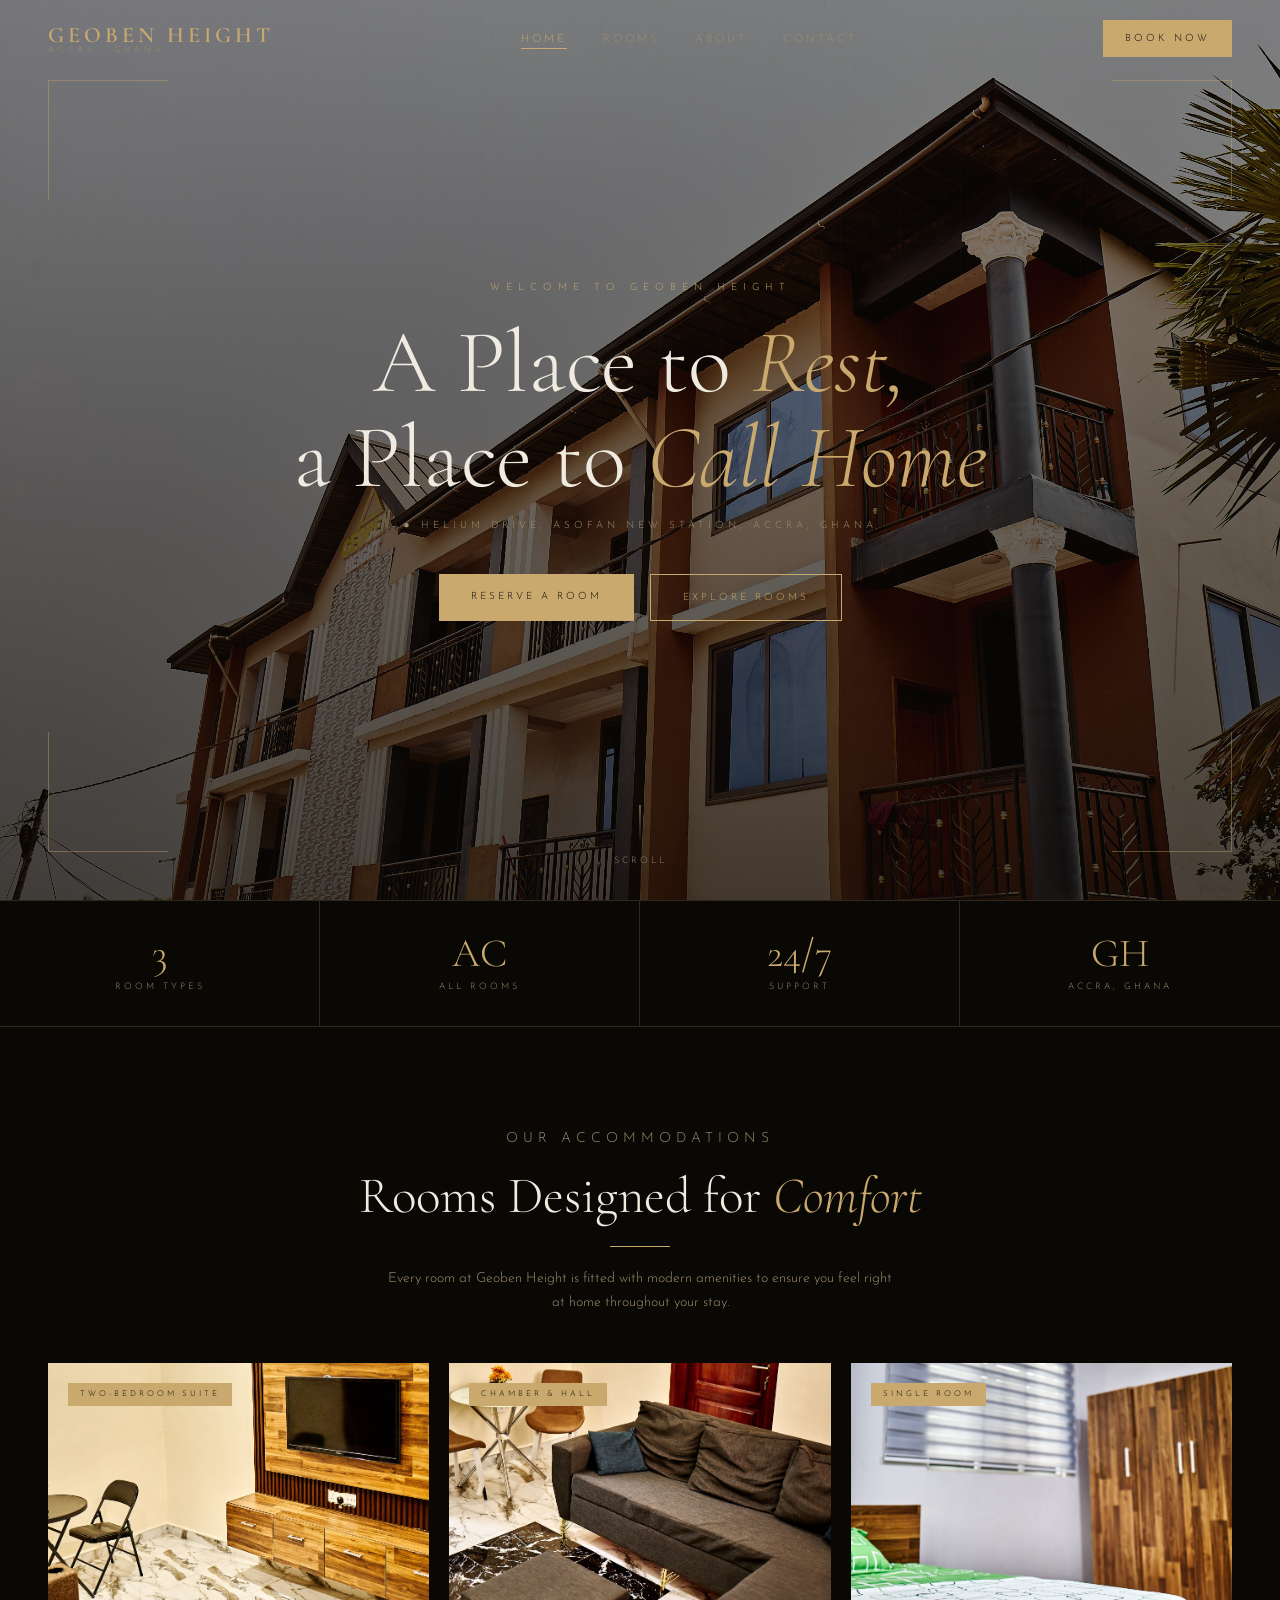
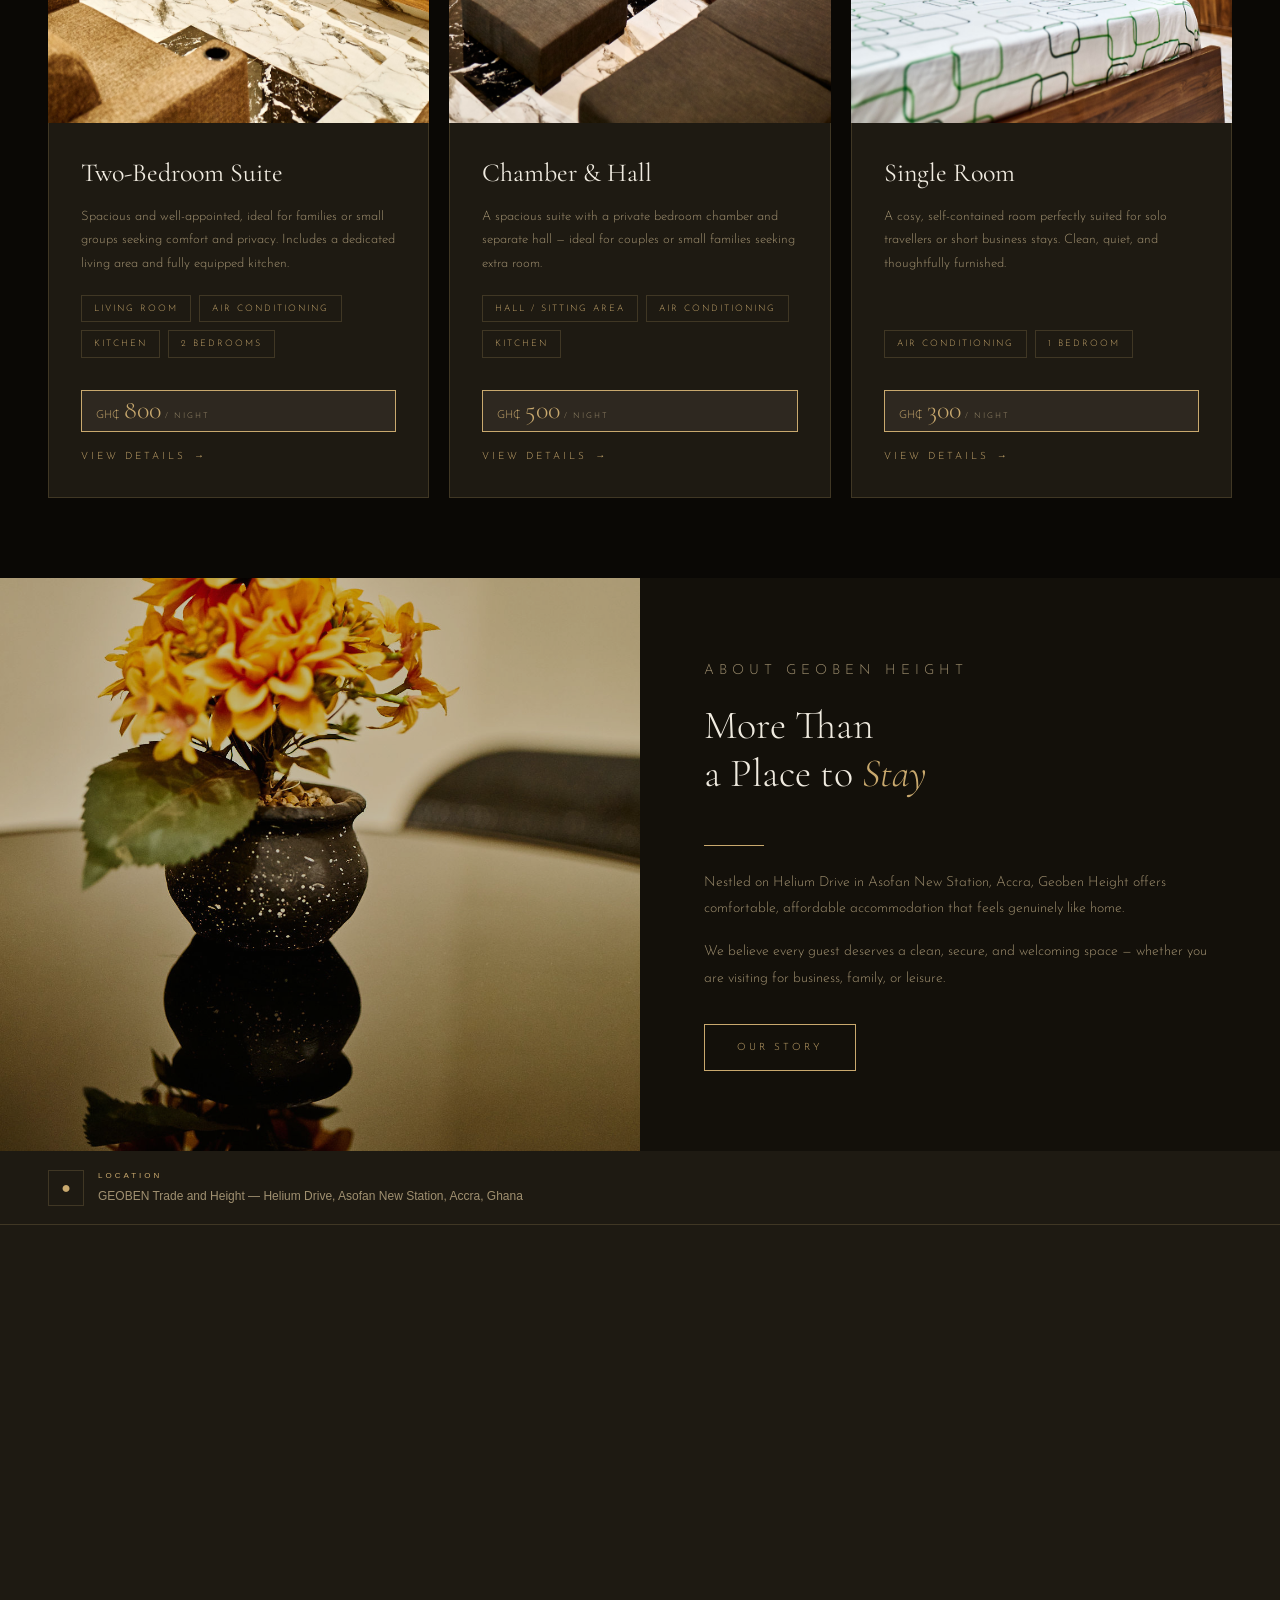
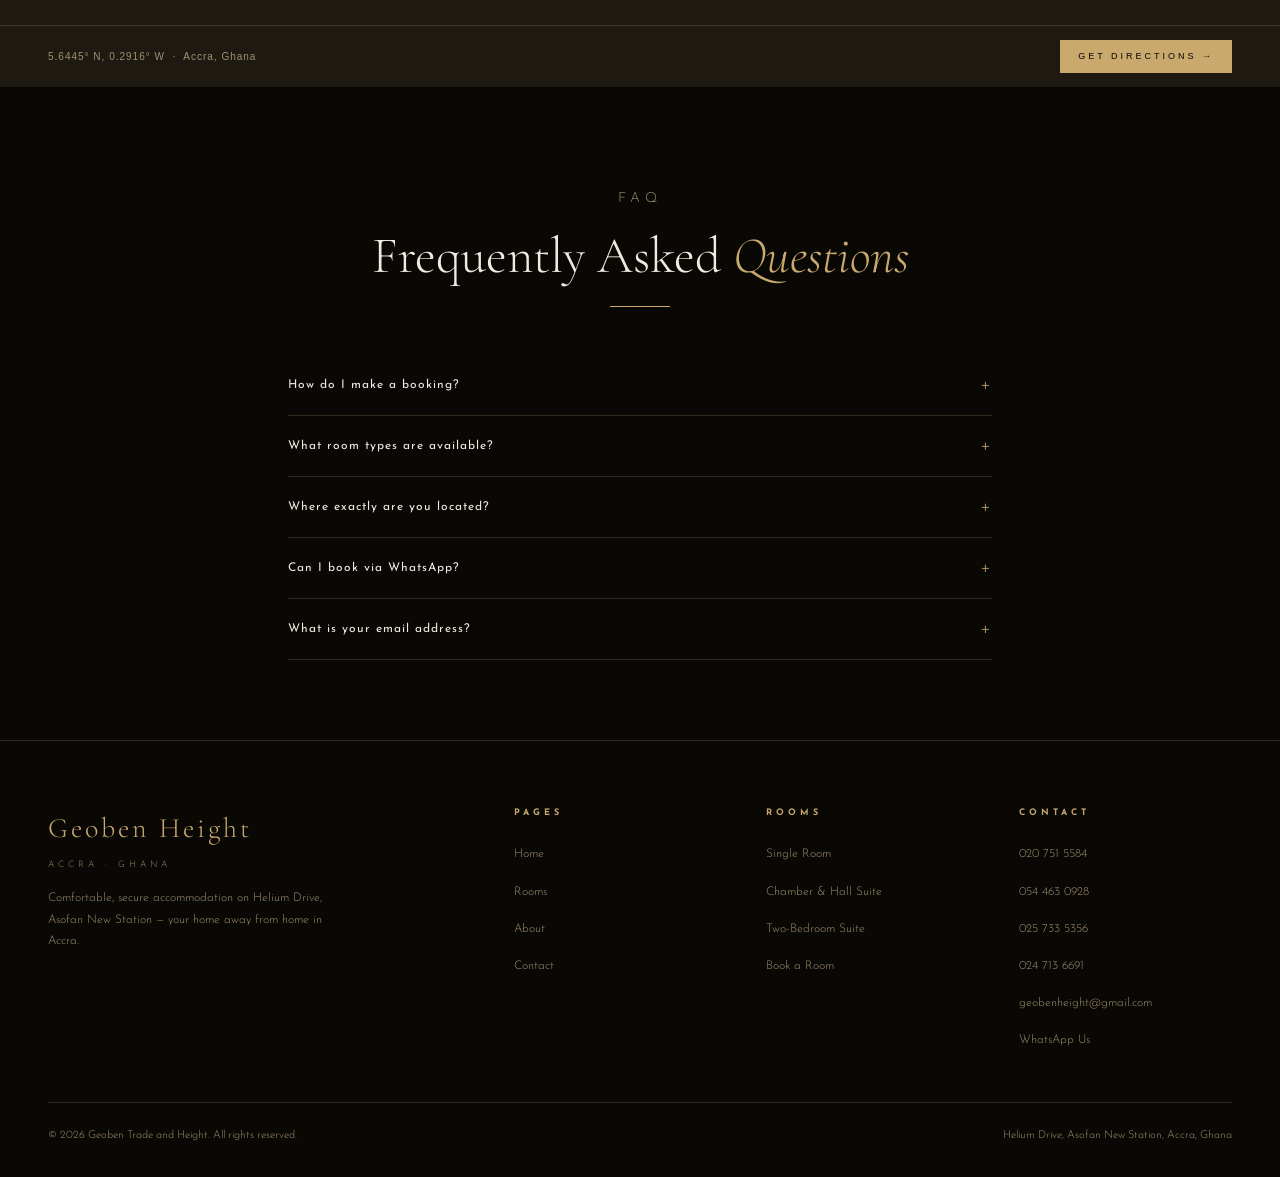
<file: index.html>
<!DOCTYPE html>
<html lang="en">
<head>
<meta charset="UTF-8">
<meta name="viewport" content="width=device-width, initial-scale=1.0">
<title>Geoben Height — Luxury Accommodation, Accra</title>
<link rel="stylesheet" href="style.css">
<style>
  .price-tag {
    display: inline-flex;
    align-items: baseline;
    gap: 4px;
    background: var(--mid);
    border: 1px solid var(--gold);
    padding: 6px 14px;
    margin: 8px 0 16px;
  }
  .price-tag .currency { font-family: var(--ff-sans); font-size: 11px; color: var(--gold); }
  .price-tag .amount { font-family: var(--ff-display); font-size: 26px; font-weight: 300; color: var(--gold); line-height: 1; }
  .price-tag .per { font-family: var(--ff-sans); font-size: 8px; letter-spacing: 2px; text-transform: uppercase; color: var(--text-muted); }
</style>
</head>
<body>

<!-- NAV -->
<nav class="nav" id="nav">
  <a href="index.html" class="nav-logo">
    <span class="name">GEOBEN HEIGHT</span>
    <span class="sub">Accra · Ghana</span>
  </a>
  <ul class="nav-links">
    <li><a href="index.html" class="active">Home</a></li>
    <li><a href="rooms.html">Rooms</a></li>
    <li><a href="about.html">About</a></li>
    <li><a href="contact.html">Contact</a></li>
  </ul>
  <button class="hamburger" id="hamburger" onclick="toggleMenu()" aria-label="Menu">
    <span></span><span></span><span></span>
  </button>
  <a href="contact.html#booking" class="nav-cta">Book Now</a>
</nav>

<!-- Mobile Nav Overlay -->
<div class="mobile-nav" id="mobileNav">
  <button class="m-link" onclick="mobileGo('index.html')">Home</button>
  <button class="m-link" onclick="mobileGo('rooms.html')">Rooms</button>
  <button class="m-link" onclick="mobileGo('about.html')">About</button>
  <button class="m-link" onclick="mobileGo('contact.html')">Contact</button>
  <button class="m-cta" onclick="mobileGo('contact.html')">Book Now</button>
</div>

<!-- HERO -->
<section class="hero">
  <div class="hero-bg" style="background-image:url('hero-bg.jpg');background-size:cover;background-position:center top;position:absolute;inset:0;">
    <div class="hero-pattern"></div>
  </div>
  <div class="hero-vignette"></div>
  <div class="hero-corner tl"></div>
  <div class="hero-corner tr"></div>
  <div class="hero-corner bl"></div>
  <div class="hero-corner br"></div>
  <div class="hero-content">
    <p class="hero-eyebrow">Welcome to Geoben Height</p>
    <h1>A Place to <em>Rest,</em><br>a Place to <em>Call Home</em></h1>
    <p class="hero-location">&#9679; Helium Drive, Asofan New Station, Accra, Ghana</p>
    <div class="hero-btns">
      <a href="contact.html#booking" class="btn-primary">Reserve a Room</a>
      <a href="rooms.html" class="btn-ghost">Explore Rooms</a>
    </div>
  </div>
  <div class="hero-scroll">
    <div class="scroll-line"></div>
    <span>Scroll</span>
  </div>
</section>

<!-- STATS -->
<div class="stats-bar">
  <div class="stat-item">
    <div class="stat-num">3</div>
    <div class="stat-label">Room Types</div>
  </div>
  <div class="stat-item">
    <div class="stat-num">AC</div>
    <div class="stat-label">All Rooms</div>
  </div>
  <div class="stat-item">
    <div class="stat-num">24/7</div>
    <div class="stat-label">Support</div>
  </div>
  <div class="stat-item">
    <div class="stat-num">GH</div>
    <div class="stat-label">Accra, Ghana</div>
  </div>
</div>

<!-- ROOMS PREVIEW -->
<section>
  <div class="sec-head">
    <p class="sec-eyebrow">Our Accommodations</p>
    <h2>Rooms Designed for <em>Comfort</em></h2>
    <div class="gold-rule"></div>
    <p>Every room at Geoben Height is fitted with modern amenities to ensure you feel right at home throughout your stay.</p>
  </div>
  <div class="rooms-section">
  <div class="rooms-grid">
      <!-- Two-Bedroom Suite -->
      <div class="room-card">
        <div class="room-thumb">
          <div class="room-thumb-bg" style="background-image:url('two-bedroom.jpg');background-size:cover;background-position:center"></div>
          <span class="room-tag">Two-Bedroom Suite</span>
        </div>
        <div class="room-body">
          <h3 class="room-name">Two-Bedroom Suite</h3>
          <p class="room-desc">Spacious and well-appointed, ideal for families or small groups seeking comfort and privacy. Includes a dedicated living area and fully equipped kitchen.</p>
          <div class="room-amenities">
            <span class="amenity-tag">Living Room</span>
            <span class="amenity-tag">Air Conditioning</span>
            <span class="amenity-tag">Kitchen</span>
            <span class="amenity-tag">2 Bedrooms</span>
          </div>
          <div class="price-tag"><span class="currency">GH₵</span><span class="amount">800</span><span class="per">/ night</span></div>
          <a href="rooms.html" class="room-link">View Details</a>
        </div>
      </div>
      <!-- Chamber and Hall -->
      <div class="room-card">
        <div class="room-thumb">
          <div class="room-thumb-bg" style="background-image:url('chamber-hall.jpg');background-size:cover;background-position:center"></div>
          <span class="room-tag">Chamber &amp; Hall</span>
        </div>
        <div class="room-body">
          <h3 class="room-name">Chamber &amp; Hall</h3>
          <p class="room-desc">A spacious suite with a private bedroom chamber and separate hall — ideal for couples or small families seeking extra room.</p>
          <div class="room-amenities">
            <span class="amenity-tag">Hall / Sitting Area</span>
            <span class="amenity-tag">Air Conditioning</span>
            <span class="amenity-tag">Kitchen</span>
          </div>
          <div class="price-tag"><span class="currency">GH₵</span><span class="amount">500</span><span class="per">/ night</span></div>
          <a href="rooms.html" class="room-link">View Details</a>
        </div>
      </div>
      <!-- Single Room -->
      <div class="room-card">
        <div class="room-thumb">
          <div class="room-thumb-bg" style="background-image:url('single-room.jpg');background-size:cover;background-position:center"></div>
          <span class="room-tag">Single Room</span>
        </div>
        <div class="room-body">
          <h3 class="room-name">Single Room</h3>
          <p class="room-desc">A cosy, self-contained room perfectly suited for solo travellers or short business stays. Clean, quiet, and thoughtfully furnished.</p>
          <div class="room-amenities">
            <span class="amenity-tag">Air Conditioning</span>
            <span class="amenity-tag">1 Bedroom</span>
          </div>
          <div class="price-tag"><span class="currency">GH₵</span><span class="amount">300</span><span class="per">/ night</span></div>
          <a href="rooms.html" class="room-link">View Details</a>
        </div>
      </div>
    </div>
  </div>
</section>

<!-- ABOUT TEASER -->
<section>
  <div class="about-split">
    <div class="about-visual" style="background-image:url('about-visual.jpg');background-size:cover;background-position:center;min-height:420px;">
      <div style="position:absolute;inset:0;background:rgba(10,8,5,0.25);"></div>
    </div>
    <div class="about-text-block">
      <p class="sec-eyebrow">About Geoben Height</p>
      <h2>More Than<br>a Place to <em>Stay</em></h2>
      <div class="divider"></div>
      <p>Nestled on Helium Drive in Asofan New Station, Accra, Geoben Height offers comfortable, affordable accommodation that feels genuinely like home.</p>
      <p>We believe every guest deserves a clean, secure, and welcoming space — whether you are visiting for business, family, or leisure.</p>
      <a href="about.html" class="btn-ghost" style="margin-top: 16px; align-self: flex-start;">Our Story</a>
    </div>
  </div>
</section>

<!-- MAP -->
<!-- Google Map -->
<div style="font-family:sans-serif;background:#1e1a12">
  <div style="background:#1e1a12;border-bottom:1px solid rgba(201,169,110,0.2);padding:18px 48px;display:flex;align-items:center;gap:14px">
    <div style="width:36px;height:36px;border:1px solid rgba(201,169,110,0.2);display:flex;align-items:center;justify-content:center;font-size:16px;flex-shrink:0;color:#c9a96e">&#9679;</div>
    <div>
      <div style="font-size:8px;letter-spacing:3px;text-transform:uppercase;color:#c9a96e;margin-bottom:3px">Location</div>
      <div style="font-size:12px;color:#a09070">GEOBEN Trade and Height &mdash; Helium Drive, Asofan New Station, Accra, Ghana</div>
    </div>
  </div>
  <div style="width:100%;height:400px">
    <iframe src="https://www.google.com/maps/embed?pb=!1m18!1m12!1m3!1d3971.3!2d-0.2916361!3d5.6444949!2m3!1f0!2f0!3f0!3m2!1i1024!2i768!4f13.1!3m3!1m2!1s0xfdf995ddbdab3d1%3A0x887367ef59d5eaba!2sGEOBEN%20Trade%20and%20Height.!5e0!3m2!1sen!2sgh!4v1700000000000!5m2!1sen!2sgh" width="100%" height="400" style="border:none;display:block" loading="lazy" allowfullscreen referrerpolicy="no-referrer-when-downgrade"></iframe>
  </div>
  <div style="background:#1e1a12;border-top:1px solid rgba(201,169,110,0.2);padding:14px 48px;display:flex;align-items:center;justify-content:space-between">
    <span style="font-size:10px;color:#a09070;letter-spacing:1px">5.6445&deg; N, 0.2916&deg; W &nbsp;&middot;&nbsp; Accra, Ghana</span>
    <a href="https://www.google.com/maps/dir//GEOBEN+Trade+and+Height.,+HELIUM+DRIVE+Asofan+new+station,+Accra" target="_blank" style="font-size:9px;letter-spacing:3px;text-transform:uppercase;color:#0a0805;background:#c9a96e;padding:9px 18px;text-decoration:none;display:inline-block">Get Directions &rarr;</a>
  </div>
</div>

<!-- FAQ -->
<section>
  <div class="sec-head">
    <p class="sec-eyebrow">FAQ</p>
    <h2>Frequently Asked <em>Questions</em></h2>
    <div class="gold-rule"></div>
  </div>
  <div class="faq-section">
    <div class="faq-item">
      <button class="faq-btn" onclick="toggleFaq(this)">
        How do I make a booking?
        <span class="faq-icon">+</span>
      </button>
      <div class="faq-body">Fill in the booking form on our Contact page, or reach us directly via phone or WhatsApp on 020 751 5584, 054 463 0928, 025 733 5356, or 024 713 6691. We confirm reservations within 24 hours.</div>
    </div>
    <div class="faq-item">
      <button class="faq-btn" onclick="toggleFaq(this)">
        What room types are available?
        <span class="faq-icon">+</span>
      </button>
      <div class="faq-body">We offer Single Rooms, Chamber & Hall and Two-Bedroom Suites. Both types come with air conditioning and kitchen access. The two-bedroom suite also includes a living room.</div>
    </div>
    <div class="faq-item">
      <button class="faq-btn" onclick="toggleFaq(this)">
        Where exactly are you located?
        <span class="faq-icon">+</span>
      </button>
      <div class="faq-body">We are located at GEOBEN Trade and Height, Helium Drive, Asofan New Station, Accra. Click the map above for directions.</div>
    </div>
    <div class="faq-item">
      <button class="faq-btn" onclick="toggleFaq(this)">
        Can I book via WhatsApp?
        <span class="faq-icon">+</span>
      </button>
      <div class="faq-body">Yes. You can reach us on 053 699 4147 via call or WhatsApp to ask questions or confirm your booking.</div>
    </div>
    <div class="faq-item">
      <button class="faq-btn" onclick="toggleFaq(this)">
        What is your email address?
        <span class="faq-icon">+</span>
      </button>
      <div class="faq-body">You can email us at geobenheight@gmail.com. We aim to respond within 24 hours of receiving your message.</div>
    </div>
  </div>
</section>

<!-- FOOTER -->
<footer>
  <div class="footer-grid">
    <div class="footer-brand">
      <div class="logo">Geoben Height</div>
      <div class="tagline">Accra · Ghana</div>
      <p>Comfortable, secure accommodation on Helium Drive, Asofan New Station — your home away from home in Accra.</p>
    </div>
    <div class="footer-col">
      <h4>Pages</h4>
      <ul>
        <li><a href="index.html">Home</a></li>
        <li><a href="rooms.html">Rooms</a></li>
        <li><a href="about.html">About</a></li>
        <li><a href="contact.html">Contact</a></li>
      </ul>
    </div>
    <div class="footer-col">
      <h4>Rooms</h4>
      <ul>
        <li><a href="rooms.html">Single Room</a></li>
        <li><a href="rooms.html">Chamber & Hall Suite</a></li>        
        <li><a href="rooms.html">Two-Bedroom Suite</a></li>
        <li><a href="contact.html#booking">Book a Room</a></li>
      </ul>
    </div>
    <div class="footer-col">
      <h4>Contact</h4>
      <ul>
        <li><a href="tel:+233207515584">020 751 5584</a></li>
        <li><a href="tel:+233544630928">054 463 0928</a></li>
        <li><a href="tel:+233257335356">025 733 5356</a></li>
        <li><a href="tel:+233247136691">024 713 6691</a></li>
        <li><a href="mailto:geobenheight@gmail.com">geobenheight@gmail.com</a></li>
        <li><a href="https://wa.me/2330536994147">WhatsApp Us</a></li>
      </ul>
    </div>
  </div>
  <div class="footer-bottom">
    <p>© 2026 Geoben Trade and Height. All rights reserved.</p>
    <p>Helium Drive, Asofan New Station, Accra, Ghana</p>
  </div>
</footer>

<script>
  const nav = document.getElementById('nav');
  window.addEventListener('scroll', () => {
    nav.classList.toggle('scrolled', window.scrollY > 60);
  });
  function toggleFaq(btn) {
    const body = btn.nextElementSibling;
    const icon = btn.querySelector('.faq-icon');
    const isOpen = body.classList.contains('open');
    document.querySelectorAll('.faq-body').forEach(b => b.classList.remove('open'));
    document.querySelectorAll('.faq-btn').forEach(b => { b.classList.remove('open'); b.querySelector('.faq-icon').textContent = '+'; });
    if (!isOpen) { body.classList.add('open'); btn.classList.add('open'); icon.textContent = '+'; }
  }

  // ── HAMBURGER MENU ──
  const hamburger = document.getElementById('hamburger');
  const mobileNav = document.getElementById('mobileNav');

  function toggleMenu() {
    const isOpen = mobileNav.classList.contains('open');
    if (isOpen) {
      mobileNav.classList.remove('open');
      hamburger.classList.remove('open');
      document.body.style.overflow = '';
    } else {
      mobileNav.classList.add('open');
      hamburger.classList.add('open');
      document.body.style.overflow = 'hidden';
    }
  }

  function mobileGo(page) {
    mobileNav.classList.remove('open');
    hamburger.classList.remove('open');
    document.body.style.overflow = '';
    window.location.href = page;
  }

  // Close menu on outside click
  mobileNav.addEventListener('click', function(e) {
    if (e.target === mobileNav) {
      toggleMenu();
    }
  });

  // Close menu on Escape key
  document.addEventListener('keydown', function(e) {
    if (e.key === 'Escape' && mobileNav.classList.contains('open')) {
      toggleMenu();
    }
  });

</script>
</body>
</html>
</file>
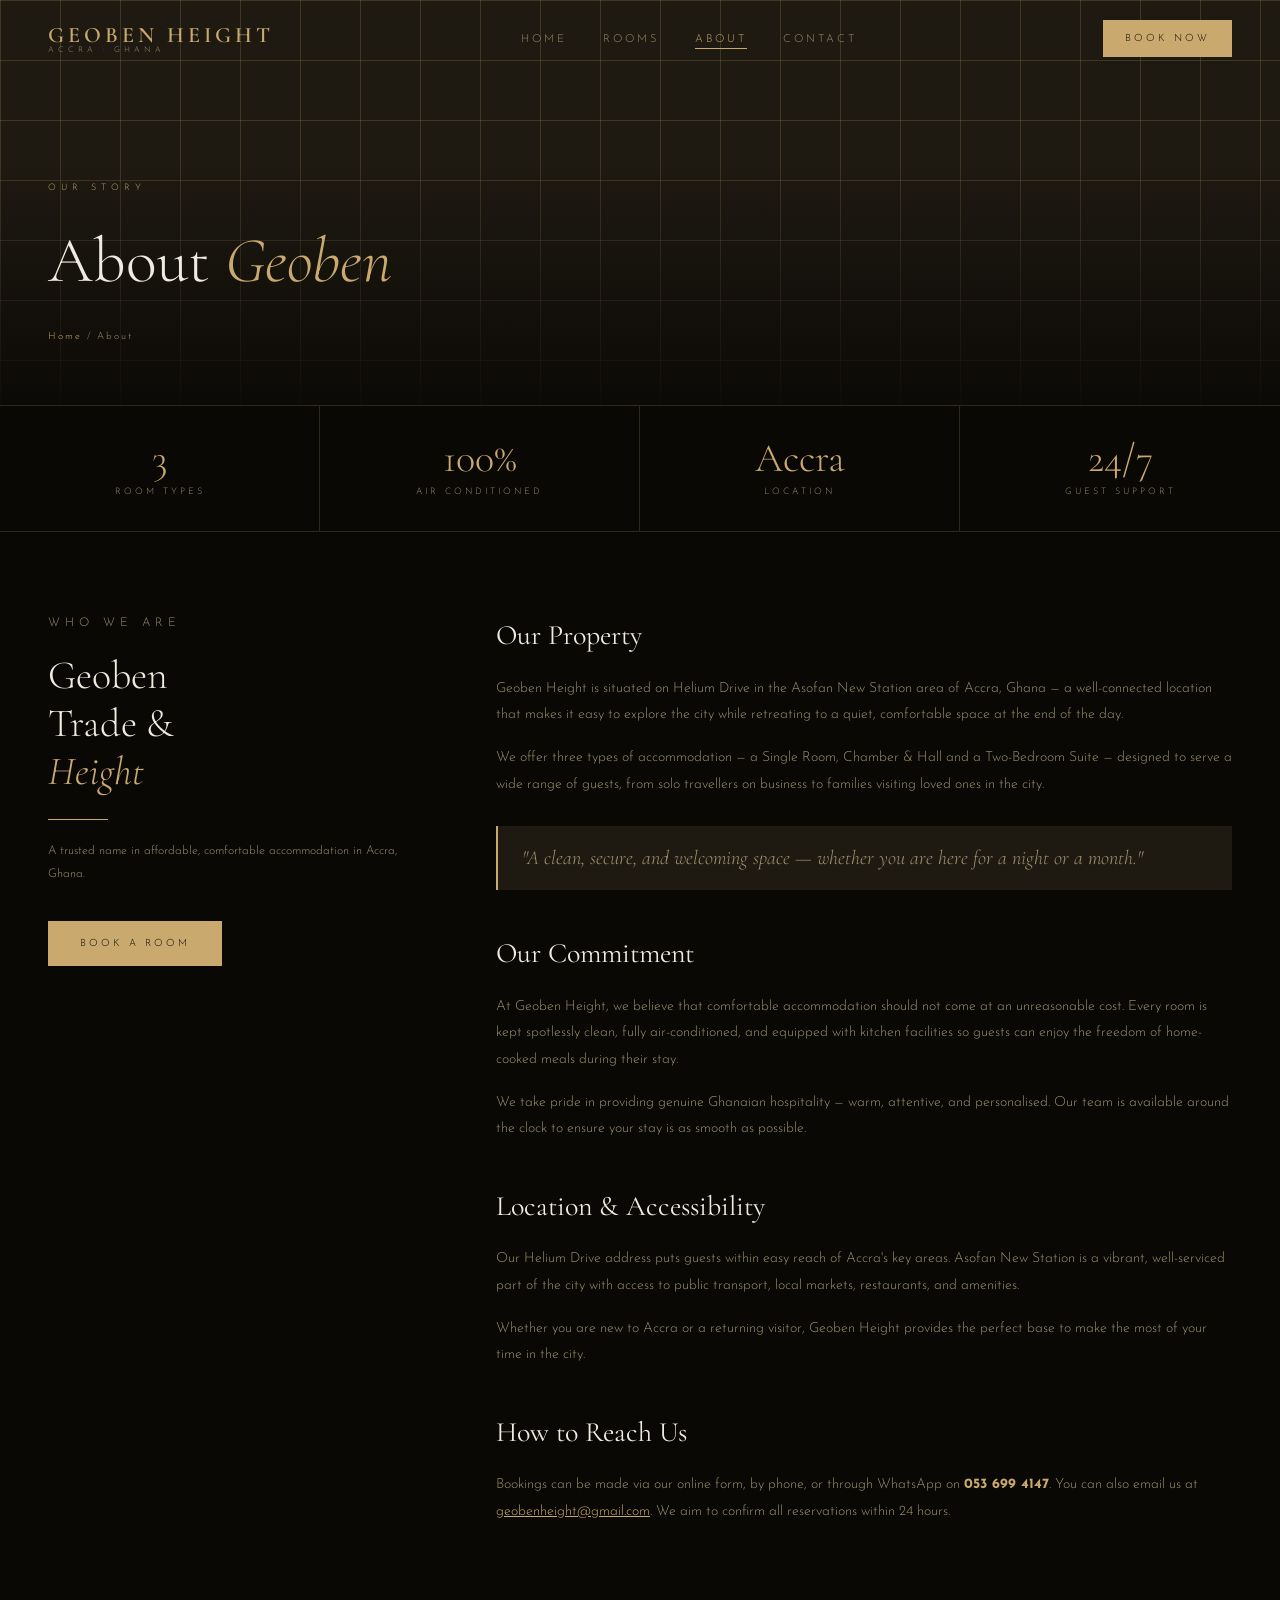
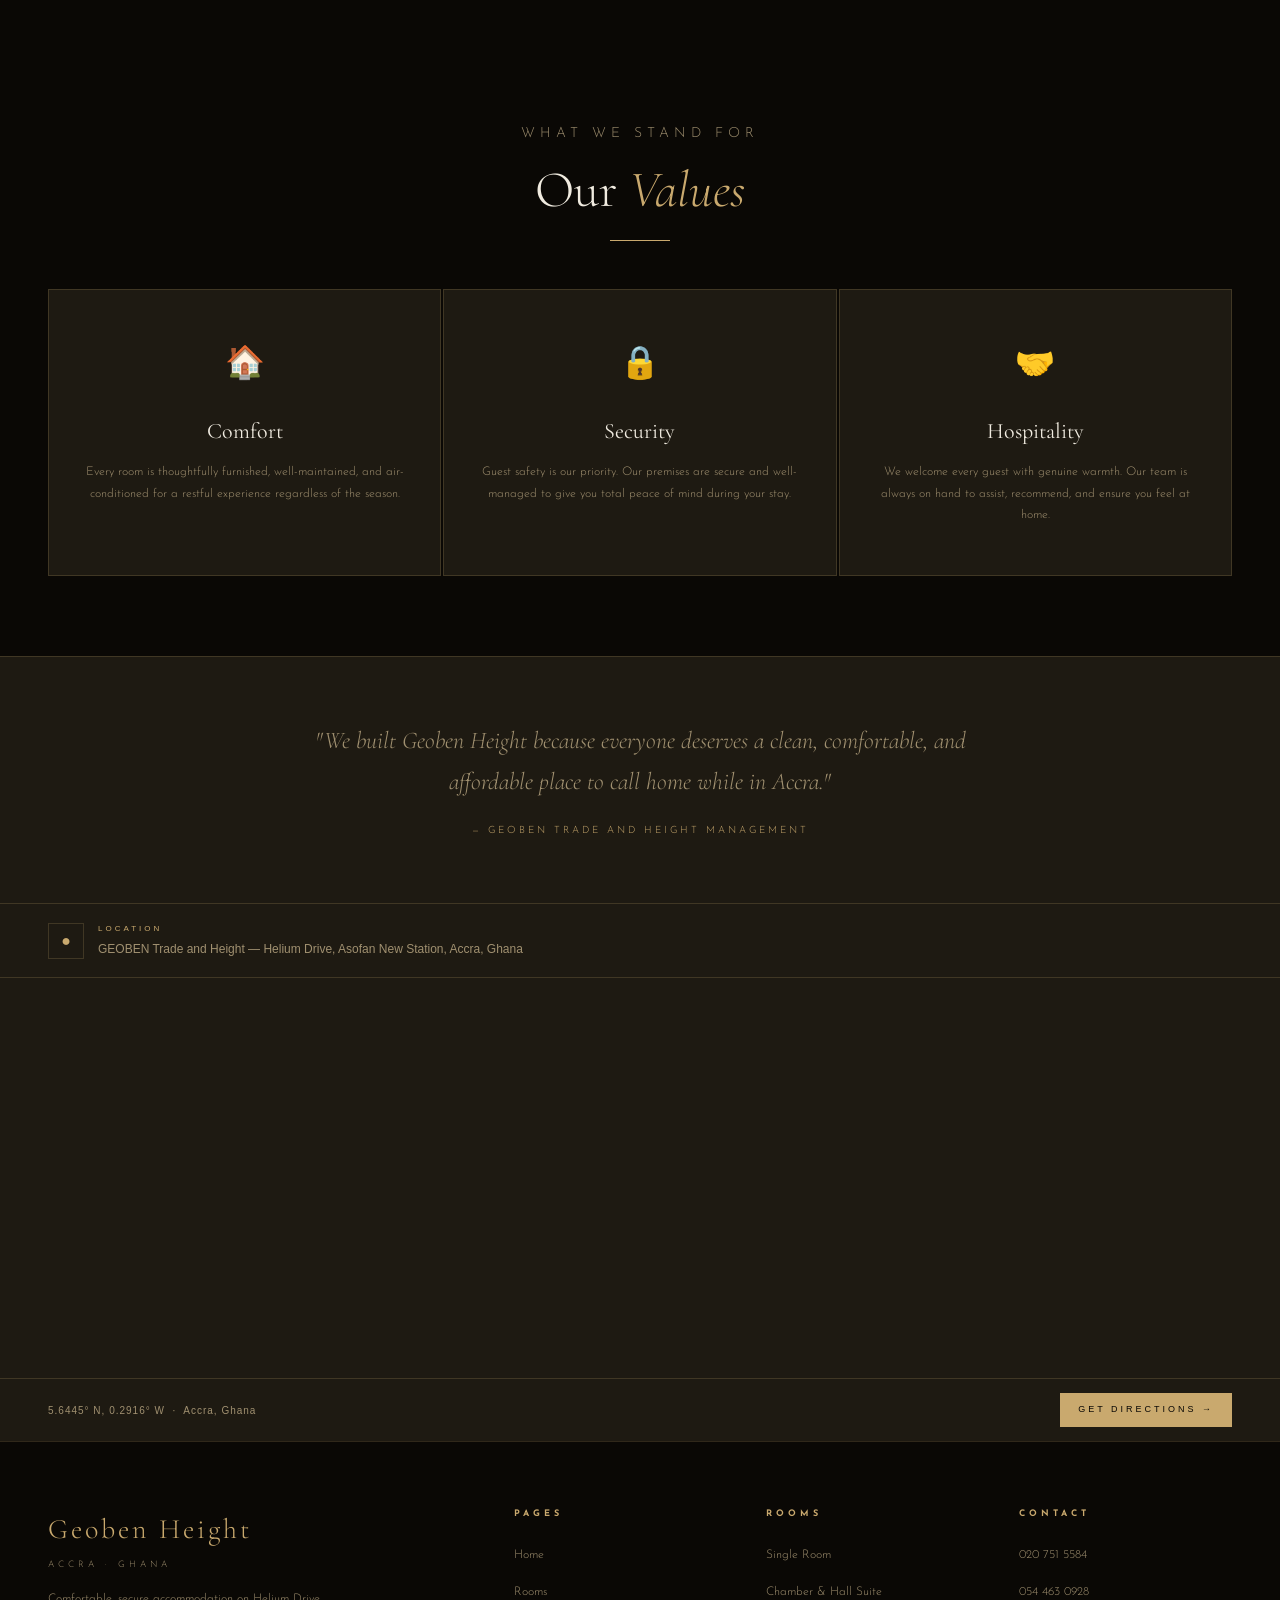
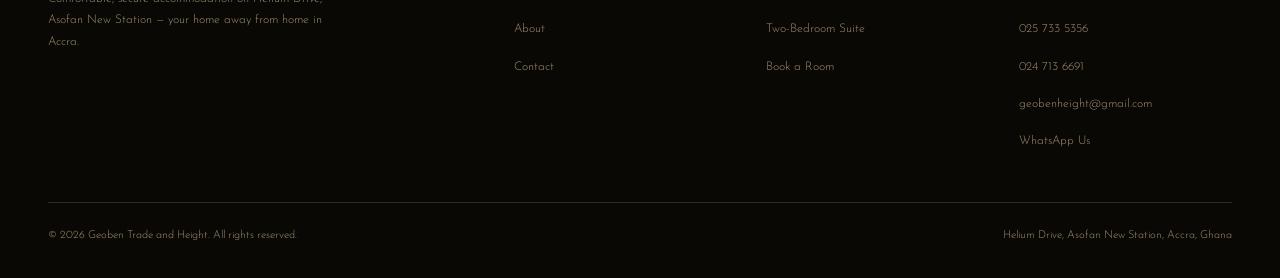
<file: about.html>
<!DOCTYPE html>
<html lang="en">
<head>
<meta charset="UTF-8">
<meta name="viewport" content="width=device-width, initial-scale=1.0">
<title>About — Geoben Height, Accra</title>
<link rel="stylesheet" href="style.css">
<style>
  .values-grid {
    display: grid;
    grid-template-columns: repeat(3, 1fr);
    gap: 2px;
    margin: 0 48px 80px;
  }
  .value-card {
    background: var(--dark2);
    border: 1px solid var(--border);
    padding: 48px 36px;
    text-align: center;
    transition: background 0.3s;
  }
  .value-card:hover { background: var(--mid); }
  .value-icon {
    font-size: 32px;
    margin-bottom: 20px;
    display: block;
  }
  .value-card h3 {
    font-family: var(--ff-display);
    font-size: 22px;
    font-weight: 400;
    color: var(--text);
    margin-bottom: 12px;
  }
  .value-card p {
    font-size: 12px;
    color: var(--text-muted);
    line-height: 1.8;
  }
  .team-strip {
    background: var(--dark2);
    border-top: 1px solid var(--border);
    border-bottom: 1px solid var(--border);
    padding: 64px 48px;
  }
  .team-inner {
    max-width: 680px;
    margin: 0 auto;
    text-align: center;
  }
  .team-inner p {
    font-family: var(--ff-display);
    font-size: 24px;
    font-weight: 300;
    font-style: italic;
    color: var(--text-muted);
    line-height: 1.7;
  }
  .team-inner .attr {
    font-family: var(--ff-sans);
    font-size: 10px;
    letter-spacing: 3px;
    text-transform: uppercase;
    color: var(--gold);
    margin-top: 20px;
    display: block;
  }
  .about-full {
    padding: 80px 48px;
    display: grid;
    grid-template-columns: 1fr 2fr;
    gap: 80px;
    align-items: start;
  }
  .about-sidebar {
    position: sticky;
    top: 100px;
  }
  .about-sidebar h2 {
    font-family: var(--ff-display);
    font-size: 40px;
    font-weight: 300;
    color: var(--text);
    line-height: 1.2;
    margin-bottom: 20px;
  }
  .about-sidebar h2 em { font-style: italic; color: var(--gold); }
  .about-sidebar .divider { margin-bottom: 20px; }
  .about-sidebar p {
    font-size: 12px;
    color: var(--text-muted);
    line-height: 1.9;
  }
  .about-body h3 {
    font-family: var(--ff-display);
    font-size: 28px;
    font-weight: 400;
    color: var(--text);
    margin-bottom: 16px;
    margin-top: 40px;
  }
  .about-body h3:first-child { margin-top: 0; }
  .about-body p {
    font-size: 14px;
    color: var(--text-muted);
    line-height: 1.9;
    margin-bottom: 16px;
  }
  .about-highlight {
    border-left: 2px solid var(--gold);
    padding: 16px 24px;
    margin: 28px 0;
    background: var(--dark2);
  }
  .about-highlight p {
    font-family: var(--ff-display);
    font-size: 20px;
    font-style: italic;
    color: var(--text-muted);
    margin: 0;
    line-height: 1.6;
  }

  /* ── ABOUT PAGE RESPONSIVE ── */
  @media (max-width: 768px) {
    .values-grid {
      grid-template-columns: 1fr !important;
      margin: 0 12px 48px !important;
    }
    .value-card { padding: 28px 20px !important; }
    .team-strip { padding: 40px 20px !important; }
    .team-inner p { font-size: 18px !important; }
    .about-full {
      grid-template-columns: 1fr !important;
      padding: 36px 16px !important;
      gap: 32px !important;
    }
    .about-sidebar { position: static !important; }
    .about-sidebar h2 { font-size: 28px !important; }
    .about-body h3 { font-size: 20px !important; }
    .about-body p { font-size: 13px !important; }
    .about-highlight { padding: 14px 16px !important; }
    .about-highlight p { font-size: 16px !important; }
  }
  @media (max-width: 480px) {
    .about-sidebar h2 { font-size: 24px !important; }
    .value-card { padding: 22px 16px !important; }
  }

</style>
</head>
<body>

<!-- NAV -->
<nav class="nav scrolled" id="nav">
  <a href="index.html" class="nav-logo">
    <span class="name">GEOBEN HEIGHT</span>
    <span class="sub">Accra · Ghana</span>
  </a>
  <ul class="nav-links">
    <li><a href="index.html">Home</a></li>
    <li><a href="rooms.html">Rooms</a></li>
    <li><a href="about.html" class="active">About</a></li>
    <li><a href="contact.html">Contact</a></li>
  </ul>
  <button class="hamburger" id="hamburger" onclick="toggleMenu()" aria-label="Menu">
    <span></span><span></span><span></span>
  </button>
  <a href="contact.html#booking" class="nav-cta">Book Now</a>
</nav>

<!-- Mobile Nav Overlay -->
<div class="mobile-nav" id="mobileNav">
  <button class="m-link" onclick="mobileGo('index.html')">Home</button>
  <button class="m-link" onclick="mobileGo('rooms.html')">Rooms</button>
  <button class="m-link" onclick="mobileGo('about.html')">About</button>
  <button class="m-link" onclick="mobileGo('contact.html')">Contact</button>
  <button class="m-cta" onclick="mobileGo('contact.html')">Book Now</button>
</div>

<!-- PAGE HERO -->
<div class="page-hero" style="padding-top: 80px;">
  <div class="page-hero-pattern"></div>
  <div class="page-hero-vignette"></div>
  <div class="page-hero-content">
    <p class="eyebrow">Our Story</p>
    <h1>About <em>Geoben</em></h1>
    <p class="breadcrumb"><a href="index.html">Home</a> / About</p>
  </div>
</div>

<!-- STATS -->
<div class="stats-bar">
  <div class="stat-item">
    <div class="stat-num">3</div>
    <div class="stat-label">Room Types</div>
  </div>
  <div class="stat-item">
    <div class="stat-num">100%</div>
    <div class="stat-label">Air Conditioned</div>
  </div>
  <div class="stat-item">
    <div class="stat-num">Accra</div>
    <div class="stat-label">Location</div>
  </div>
  <div class="stat-item">
    <div class="stat-num">24/7</div>
    <div class="stat-label">Guest Support</div>
  </div>
</div>

<!-- ABOUT LONG FORM -->
<div class="about-full">
  <div class="about-sidebar">
    <p class="sec-eyebrow">Who We Are</p>
    <h2>Geoben<br>Trade &amp;<br><em>Height</em></h2>
    <div class="divider"></div>
    <p>A trusted name in affordable, comfortable accommodation in Accra, Ghana.</p>
    <br>
    <a href="contact.html#booking" class="btn-primary" style="margin-top: 8px; display: inline-block;">Book a Room</a>
  </div>
  <div class="about-body">
    <h3>Our Property</h3>
    <p>Geoben Height is situated on Helium Drive in the Asofan New Station area of Accra, Ghana — a well-connected location that makes it easy to explore the city while retreating to a quiet, comfortable space at the end of the day.</p>
    <p>We offer three types of accommodation — a Single Room, Chamber & Hall and a Two-Bedroom Suite — designed to serve a wide range of guests, from solo travellers on business to families visiting loved ones in the city.</p>

    <div class="about-highlight">
      <p>"A clean, secure, and welcoming space — whether you are here for a night or a month."</p>
    </div>

    <h3>Our Commitment</h3>
    <p>At Geoben Height, we believe that comfortable accommodation should not come at an unreasonable cost. Every room is kept spotlessly clean, fully air-conditioned, and equipped with kitchen facilities so guests can enjoy the freedom of home-cooked meals during their stay.</p>
    <p>We take pride in providing genuine Ghanaian hospitality — warm, attentive, and personalised. Our team is available around the clock to ensure your stay is as smooth as possible.</p>

    <h3>Location &amp; Accessibility</h3>
    <p>Our Helium Drive address puts guests within easy reach of Accra's key areas. Asofan New Station is a vibrant, well-serviced part of the city with access to public transport, local markets, restaurants, and amenities.</p>
    <p>Whether you are new to Accra or a returning visitor, Geoben Height provides the perfect base to make the most of your time in the city.</p>

    <h3>How to Reach Us</h3>
    <p>Bookings can be made via our online form, by phone, or through WhatsApp on <strong style="color: var(--gold);">053 699 4147</strong>. You can also email us at <a href="mailto:geobenheight@gmail.com" style="color: var(--gold);">geobenheight@gmail.com</a>. We aim to confirm all reservations within 24 hours.</p>
  </div>
</div>

<!-- VALUES -->
<div class="sec-head">
  <p class="sec-eyebrow">What We Stand For</p>
  <h2>Our <em>Values</em></h2>
  <div class="gold-rule"></div>
</div>
<div class="values-grid">
  <div class="value-card">
    <span class="value-icon">🏠</span>
    <h3>Comfort</h3>
    <p>Every room is thoughtfully furnished, well-maintained, and air-conditioned for a restful experience regardless of the season.</p>
  </div>
  <div class="value-card">
    <span class="value-icon">🔒</span>
    <h3>Security</h3>
    <p>Guest safety is our priority. Our premises are secure and well-managed to give you total peace of mind during your stay.</p>
  </div>
  <div class="value-card">
    <span class="value-icon">🤝</span>
    <h3>Hospitality</h3>
    <p>We welcome every guest with genuine warmth. Our team is always on hand to assist, recommend, and ensure you feel at home.</p>
  </div>
</div>

<!-- QUOTE STRIP -->
<div class="team-strip">
  <div class="team-inner">
    <p>"We built Geoben Height because everyone deserves a clean, comfortable, and affordable place to call home while in Accra."</p>
    <span class="attr">— Geoben Trade and Height Management</span>
  </div>
</div>

<!-- MAP -->
<!-- Google Map -->
<div style="font-family:sans-serif;background:#1e1a12">
  <div style="background:#1e1a12;border-bottom:1px solid rgba(201,169,110,0.2);padding:18px 48px;display:flex;align-items:center;gap:14px">
    <div style="width:36px;height:36px;border:1px solid rgba(201,169,110,0.2);display:flex;align-items:center;justify-content:center;font-size:16px;flex-shrink:0;color:#c9a96e">&#9679;</div>
    <div>
      <div style="font-size:8px;letter-spacing:3px;text-transform:uppercase;color:#c9a96e;margin-bottom:3px">Location</div>
      <div style="font-size:12px;color:#a09070">GEOBEN Trade and Height &mdash; Helium Drive, Asofan New Station, Accra, Ghana</div>
    </div>
  </div>
  <div style="width:100%;height:400px">
    <iframe src="https://www.google.com/maps/embed?pb=!1m18!1m12!1m3!1d3971.3!2d-0.2916361!3d5.6444949!2m3!1f0!2f0!3f0!3m2!1i1024!2i768!4f13.1!3m3!1m2!1s0xfdf995ddbdab3d1%3A0x887367ef59d5eaba!2sGEOBEN%20Trade%20and%20Height.!5e0!3m2!1sen!2sgh!4v1700000000000!5m2!1sen!2sgh" width="100%" height="400" style="border:none;display:block" loading="lazy" allowfullscreen referrerpolicy="no-referrer-when-downgrade"></iframe>
  </div>
  <div style="background:#1e1a12;border-top:1px solid rgba(201,169,110,0.2);padding:14px 48px;display:flex;align-items:center;justify-content:space-between">
    <span style="font-size:10px;color:#a09070;letter-spacing:1px">5.6445&deg; N, 0.2916&deg; W &nbsp;&middot;&nbsp; Accra, Ghana</span>
    <a href="https://www.google.com/maps/dir//GEOBEN+Trade+and+Height.,+HELIUM+DRIVE+Asofan+new+station,+Accra" target="_blank" style="font-size:9px;letter-spacing:3px;text-transform:uppercase;color:#0a0805;background:#c9a96e;padding:9px 18px;text-decoration:none;display:inline-block">Get Directions &rarr;</a>
  </div>
</div>

<!-- FOOTER -->
<footer>
  <div class="footer-grid">
    <div class="footer-brand">
      <div class="logo">Geoben Height</div>
      <div class="tagline">Accra · Ghana</div>
      <p>Comfortable, secure accommodation on Helium Drive, Asofan New Station — your home away from home in Accra.</p>
    </div>
    <div class="footer-col">
      <h4>Pages</h4>
      <ul>
        <li><a href="index.html">Home</a></li>
        <li><a href="rooms.html">Rooms</a></li>
        <li><a href="about.html">About</a></li>
        <li><a href="contact.html">Contact</a></li>
      </ul>
    </div>
    <div class="footer-col">
      <h4>Rooms</h4>
      <ul>
        <li><a href="rooms.html">Single Room</a></li>
        <li><a href="rooms.html">Chamber & Hall Suite</a></li>
        <li><a href="rooms.html">Two-Bedroom Suite</a></li>
        <li><a href="contact.html#booking">Book a Room</a></li>
      </ul>
    </div>
    <div class="footer-col">
      <h4>Contact</h4>
      <ul>
        <li><a href="tel:+233207515584">020 751 5584</a></li>
        <li><a href="tel:+233544630928">054 463 0928</a></li>
        <li><a href="tel:+233257335356">025 733 5356</a></li>
        <li><a href="tel:+233247136691">024 713 6691</a></li>
        <li><a href="mailto:geobenheight@gmail.com">geobenheight@gmail.com</a></li>
        <li><a href="https://wa.me/233207515584">WhatsApp Us</a></li>
      </ul>
    </div>
  </div>
  <div class="footer-bottom">
    <p>© 2026 Geoben Trade and Height. All rights reserved.</p>
    <p>Helium Drive, Asofan New Station, Accra, Ghana</p>
  </div>
</footer>

<script>
  const nav = document.getElementById('nav');
  window.addEventListener('scroll', () => {
    nav.classList.toggle('scrolled', window.scrollY > 60);
  });

  // ── HAMBURGER MENU ──
  const hamburger = document.getElementById('hamburger');
  const mobileNav = document.getElementById('mobileNav');

  function toggleMenu() {
    const isOpen = mobileNav.classList.contains('open');
    if (isOpen) {
      mobileNav.classList.remove('open');
      hamburger.classList.remove('open');
      document.body.style.overflow = '';
    } else {
      mobileNav.classList.add('open');
      hamburger.classList.add('open');
      document.body.style.overflow = 'hidden';
    }
  }

  function mobileGo(page) {
    mobileNav.classList.remove('open');
    hamburger.classList.remove('open');
    document.body.style.overflow = '';
    window.location.href = page;
  }

  // Close menu on outside click
  mobileNav.addEventListener('click', function(e) {
    if (e.target === mobileNav) {
      toggleMenu();
    }
  });

  // Close menu on Escape key
  document.addEventListener('keydown', function(e) {
    if (e.key === 'Escape' && mobileNav.classList.contains('open')) {
      toggleMenu();
    }
  });

</script>
</body>
</html>
</file>
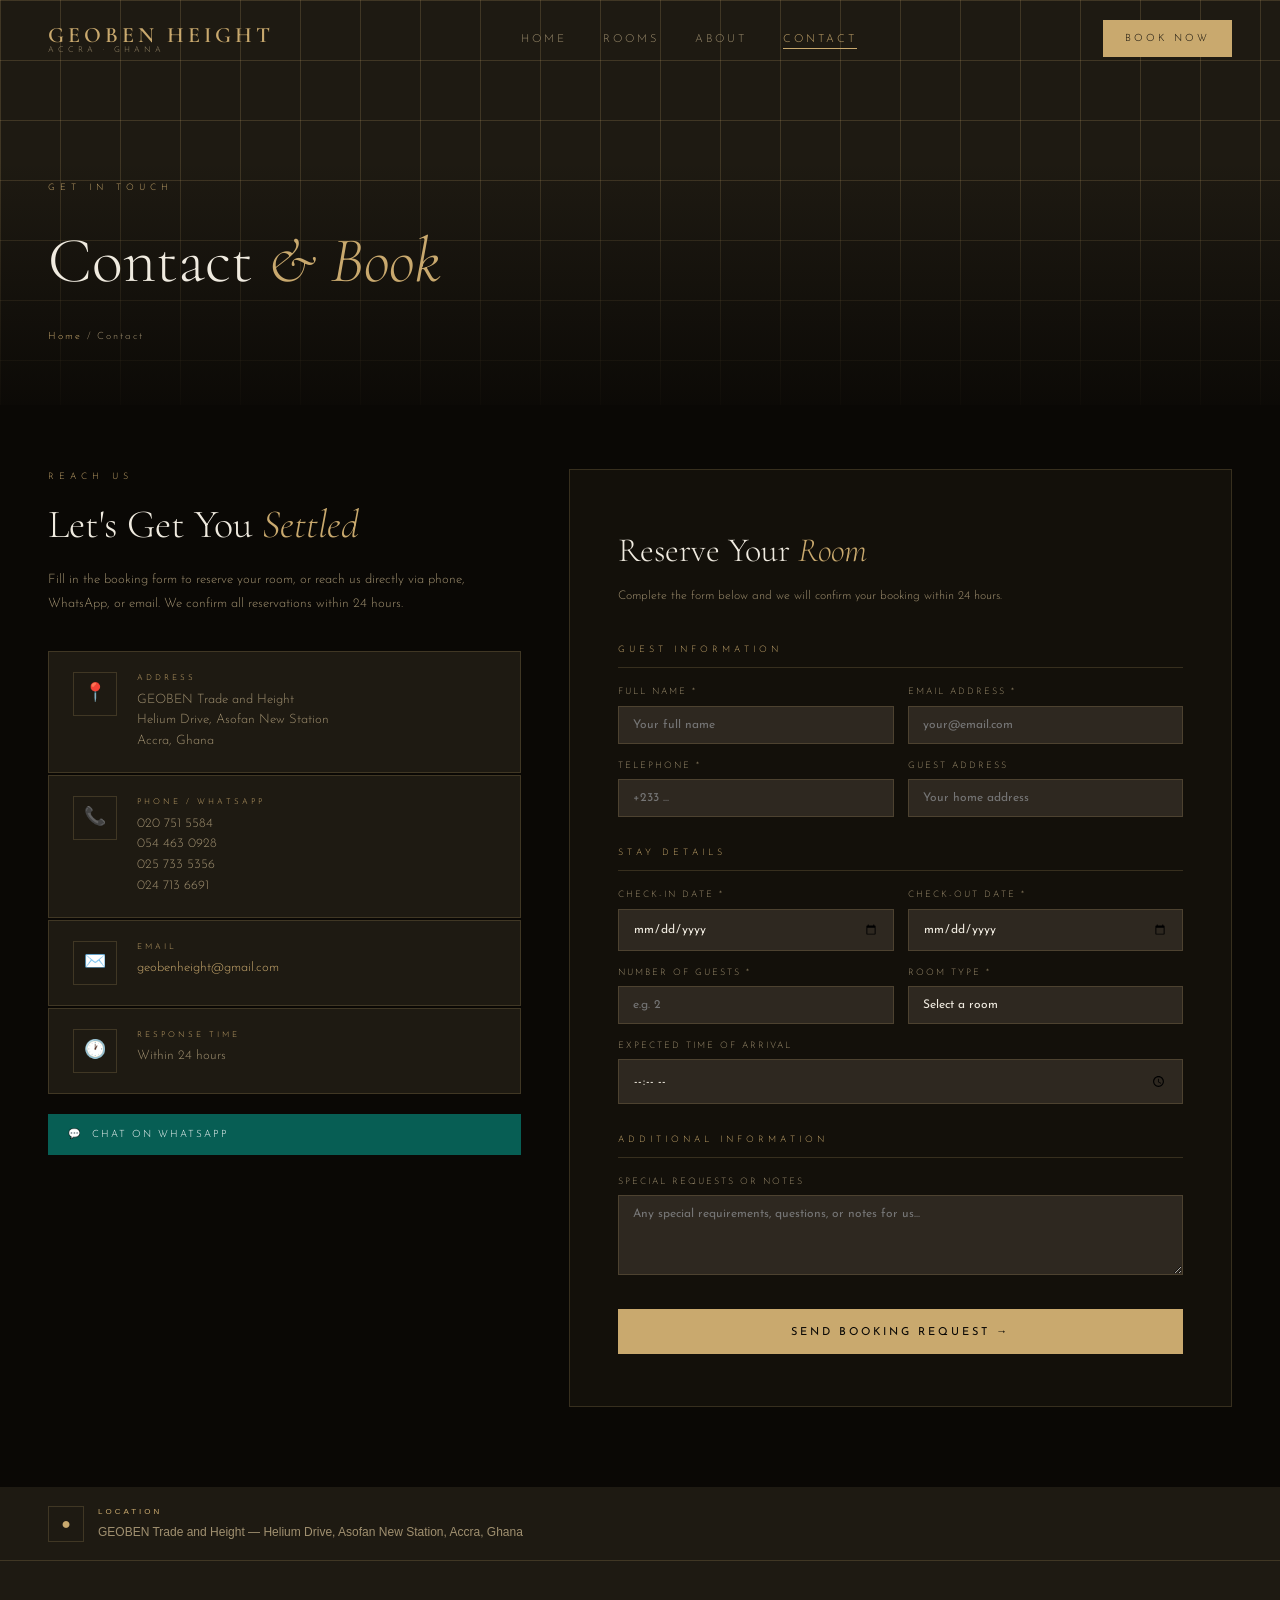
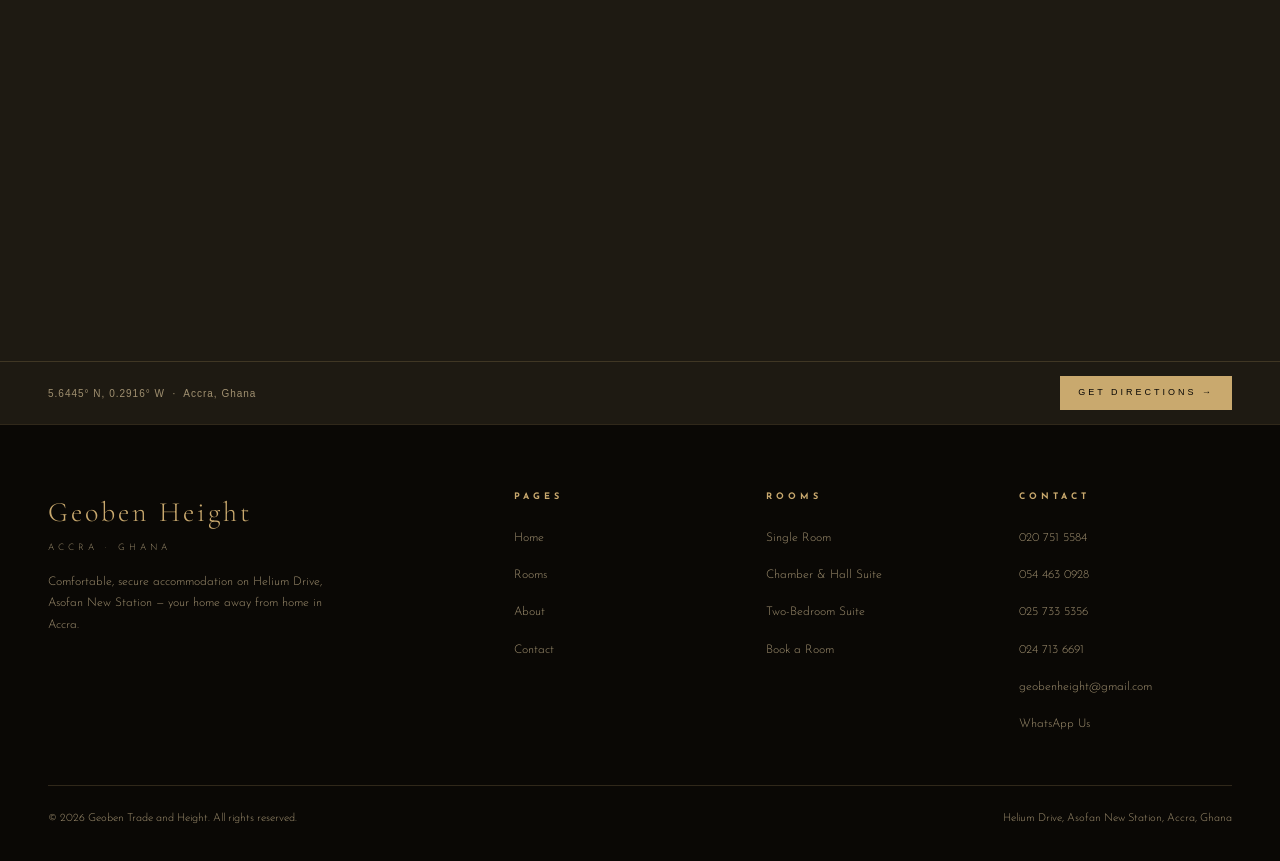
<file: contact.html>
<!DOCTYPE html>
<html lang="en">
<head>
<meta charset="UTF-8">
<meta name="viewport" content="width=device-width, initial-scale=1.0">
<title>Contact &amp; Book — Geoben Height, Accra</title>
<link rel="stylesheet" href="style.css">
<style>
  .contact-page {
    padding: 64px 48px 80px;
    display: grid;
    grid-template-columns: 1fr 1.4fr;
    gap: 48px;
    align-items: start;
  }
  .contact-left { position: sticky; top: 100px; }
  .contact-left h2 {
    font-family: var(--ff-display);
    font-size: 40px;
    font-weight: 300;
    color: var(--text);
    line-height: 1.2;
    margin-bottom: 8px;
  }
  .contact-left h2 em { font-style: italic; color: var(--gold); }
  .contact-left .intro {
    font-size: 13px;
    color: var(--text-muted);
    line-height: 1.8;
    margin: 20px 0 36px;
  }
  .contact-card {
    background: var(--dark2);
    border: 1px solid var(--border);
    margin-bottom: 2px;
  }
  .contact-card-inner {
    display: flex;
    flex-direction: row;
    align-items: flex-start;
    gap: 20px;
    padding: 20px 24px;
    text-decoration: none;
    transition: background 0.3s;
  }
  .contact-card-inner:hover { background: var(--mid); }
  .cc-icon {
    width: 44px; height: 44px;
    border: 1px solid var(--border);
    display: flex;
    align-items: center;
    justify-content: center;
    font-size: 18px;
    flex-shrink: 0;
    color: var(--gold);
  }
  .cc-text label {
    display: block;
    font-size: 8px;
    letter-spacing: 3px;
    text-transform: uppercase;
    color: var(--gold);
    margin-bottom: 4px;
  }
  .cc-text p, .cc-text a {
    font-size: 13px;
    color: var(--text-muted);
    text-decoration: none;
    line-height: 1.6;
  }
  .cc-text a:hover { color: var(--gold); }
  .wa-btn {
    display: flex;
    align-items: center;
    gap: 10px;
    background: #075e54;
    color: #fff;
    font-family: var(--ff-sans);
    font-size: 10px;
    letter-spacing: 2px;
    text-transform: uppercase;
    text-decoration: none;
    padding: 12px 20px;
    margin-top: 20px;
    transition: background 0.3s;
  }
  .wa-btn:hover { background: #128c7e; }

  /* Booking Form */
  .booking-right {
    background: var(--dark);
    border: 1px solid var(--border);
    padding: 52px 48px;
  }
  .booking-right .form-title {
    font-family: var(--ff-display);
    font-size: 34px;
    font-weight: 300;
    color: var(--text);
    margin-bottom: 6px;
  }
  .booking-right .form-title em { font-style: italic; color: var(--gold); }
  .booking-right .form-sub {
    font-size: 12px;
    color: var(--text-muted);
    margin-bottom: 36px;
  }
  .form-section-label {
    font-size: 9px;
    letter-spacing: 4px;
    text-transform: uppercase;
    color: var(--gold);
    margin: 28px 0 16px;
    display: block;
    border-bottom: 1px solid var(--border);
    padding-bottom: 10px;
  }
  .form-section-label:first-child { margin-top: 0; }
  .form-row {
    display: grid;
    grid-template-columns: 1fr 1fr;
    gap: 14px;
    margin-bottom: 14px;
  }
  .form-row.full { grid-template-columns: 1fr; }
  .field { display: flex; flex-direction: column; gap: 6px; }
  .field label {
    font-size: 9px;
    letter-spacing: 2px;
    text-transform: uppercase;
    color: var(--text-muted);
  }
  .field input, .field select, .field textarea {
    background: var(--mid);
    border: 1px solid var(--border);
    color: var(--text);
    font-family: var(--ff-sans);
    font-size: 12px;
    padding: 12px 14px;
    outline: none;
    transition: border-color 0.3s;
    appearance: none;
    width: 100%;
  }
  .field input:focus, .field select:focus, .field textarea:focus {
    border-color: var(--gold);
  }
  .field select option { background: var(--dark2); }
  .field textarea { resize: vertical; min-height: 80px; }
  .form-submit-btn {
    width: 100%;
    font-family: var(--ff-sans);
    font-size: 11px;
    letter-spacing: 3px;
    text-transform: uppercase;
    color: var(--black);
    background: var(--gold);
    border: none;
    padding: 16px;
    cursor: pointer;
    margin-top: 20px;
    transition: background 0.3s;
  }
  .form-submit-btn:hover { background: var(--gold-light); }
  .success-msg {
    display: none;
    background: var(--dark2);
    border: 1px solid var(--gold);
    padding: 20px 24px;
    margin-top: 16px;
    text-align: center;
  }
  .success-msg h4 {
    font-family: var(--ff-display);
    font-size: 22px;
    color: var(--gold);
    margin-bottom: 8px;
  }
  .success-msg p { font-size: 12px; color: var(--text-muted); }

  /* Map full */
  .map-full {
    position: relative;
    height: 300px;
    background: var(--dark2);
    border-top: 1px solid var(--border);
    overflow: hidden;
    display: flex;
    align-items: center;
    justify-content: center;
  }
  .map-full-geo {
    position: absolute;
    inset: 0;
    background-image:
      linear-gradient(var(--border) 1px, transparent 1px),
      linear-gradient(90deg, var(--border) 1px, transparent 1px);
    background-size: 40px 40px;
  }
  .map-full-content {
    position: relative;
    z-index: 2;
    text-align: center;
    padding: 40px;
  }
  .map-full-content .big-pin { font-size: 48px; margin-bottom: 16px; }
  .map-full-content h3 {
    font-family: var(--ff-display);
    font-size: 28px;
    font-weight: 300;
    color: var(--text);
    margin-bottom: 8px;
  }
  .map-full-content p { font-size: 13px; color: var(--text-muted); margin-bottom: 20px; }

  /* ── CONTACT PAGE RESPONSIVE ── */
  @media (max-width: 768px) {
    .contact-page {
      grid-template-columns: 1fr !important;
      padding: 28px 16px 48px !important;
      gap: 28px !important;
    }
    .contact-left { position: static !important; }
    .contact-left h2 { font-size: 28px !important; }
    .contact-left .intro { margin: 14px 0 24px !important; }
    .booking-right {
      padding: 28px 16px !important;
    }
    .booking-right .form-title { font-size: 24px !important; }
    .form-row {
      grid-template-columns: 1fr !important;
    }
    .map-full { height: 240px !important; }
    .faq-section { padding: 0 16px 40px !important; }
  }
  @media (max-width: 480px) {
    .contact-left h2 { font-size: 24px !important; }
    .contact-card-inner { padding: 16px !important; }
    .booking-right { padding: 22px 14px !important; }
  }

</style>
</head>
<body>

<!-- NAV -->
<nav class="nav scrolled" id="nav">
  <a href="index.html" class="nav-logo">
    <span class="name">GEOBEN HEIGHT</span>
    <span class="sub">Accra · Ghana</span>
  </a>
  <ul class="nav-links">
    <li><a href="index.html">Home</a></li>
    <li><a href="rooms.html">Rooms</a></li>
    <li><a href="about.html">About</a></li>
    <li><a href="contact.html" class="active">Contact</a></li>
  </ul>
  <button class="hamburger" id="hamburger" onclick="toggleMenu()" aria-label="Menu">
    <span></span><span></span><span></span>
  </button>
  <a href="#booking" class="nav-cta">Book Now</a>
</nav>

<!-- Mobile Nav Overlay -->
<div class="mobile-nav" id="mobileNav">
  <button class="m-link" onclick="mobileGo('index.html')">Home</button>
  <button class="m-link" onclick="mobileGo('rooms.html')">Rooms</button>
  <button class="m-link" onclick="mobileGo('about.html')">About</button>
  <button class="m-link" onclick="mobileGo('contact.html')">Contact</button>
  <button class="m-cta" onclick="mobileGo('contact.html')">Book Now</button>
</div>

<!-- PAGE HERO -->
<div class="page-hero" style="padding-top: 80px;">
  <div class="page-hero-pattern"></div>
  <div class="page-hero-vignette"></div>
  <div class="page-hero-content">
    <p class="eyebrow">Get in Touch</p>
    <h1>Contact <em>&amp; Book</em></h1>
    <p class="breadcrumb"><a href="index.html">Home</a> / Contact</p>
  </div>
</div>

<!-- CONTACT + FORM -->
<div id="booking" class="contact-page">

  <!-- Left: Contact details -->
  <div class="contact-left">
    <p class="sec-eyebrow">Reach Us</p>
    <h2>Let's Get You <em>Settled</em></h2>
    <p class="intro">Fill in the booking form to reserve your room, or reach us directly via phone, WhatsApp, or email. We confirm all reservations within 24 hours.</p>

    <div class="contact-card">
      <div class="contact-card-inner">
        <div class="cc-icon">📍</div>
        <div class="cc-text">
          <label>Address</label>
          <p>GEOBEN Trade and Height<br>Helium Drive, Asofan New Station<br>Accra, Ghana</p>
        </div>
      </div>
    </div>

    <div class="contact-card">
      <div class="contact-card-inner">
        <div class="cc-icon">📞</div>
        <div class="cc-text">
          <label>Phone / WhatsApp</label>
          <p>
            <a href="tel:+233207515584" style="color:inherit;text-decoration:none;display:block">020 751 5584</a>
            <a href="tel:+233544630928" style="color:inherit;text-decoration:none;display:block">054 463 0928</a>
            <a href="tel:+233257335356" style="color:inherit;text-decoration:none;display:block">025 733 5356</a>
            <a href="tel:+233247136691" style="color:inherit;text-decoration:none;display:block">024 713 6691</a>
          </p>
        </div>
      </div>
    </div>

    <div class="contact-card">
      <div class="contact-card-inner">
        <div class="cc-icon">✉️</div>
        <div class="cc-text">
          <label>Email</label>
          <p><a href="mailto:geobenheight@gmail.com" style="color:var(--gold);text-decoration:none">geobenheight@gmail.com</a></p>
        </div>
      </div>
    </div>

    <div class="contact-card">
      <div class="contact-card-inner">
        <div class="cc-icon">🕐</div>
        <div class="cc-text">
          <label>Response Time</label>
          <p>Within 24 hours</p>
        </div>
      </div>
    </div>

    <a href="https://wa.me/233207515584" class="wa-btn" target="_blank">
      <span>💬</span>
      <span>Chat on WhatsApp</span>
    </a>
  </div>

  <!-- Right: Booking form -->
  <div class="booking-right">
    <h2 class="form-title">Reserve Your <em>Room</em></h2>
    <p class="form-sub">Complete the form below and we will confirm your booking within 24 hours.</p>

    <form id="bookingForm" action="https://formspree.io/f/xbdbgwyo" method="POST" onsubmit="submitForm(event)">
      <span class="form-section-label">Guest Information</span>
      <div class="form-row">
        <div class="field">
          <label>Full Name *</label>
          <input type="text" name="Full Name" placeholder="Your full name" required>
        </div>
        <div class="field">
          <label>Email Address *</label>
          <input type="email" name="Email" placeholder="your@email.com" required>
        </div>
      </div>
      <div class="form-row">
        <div class="field">
          <label>Telephone *</label>
          <input type="tel" name="Telephone" placeholder="+233 ..." required>
        </div>
        <div class="field">
          <label>Guest Address</label>
          <input type="text" name="Guest Address" placeholder="Your home address">
        </div>
      </div>

      <span class="form-section-label">Stay Details</span>
      <div class="form-row">
        <div class="field">
          <label>Check-in Date *</label>
          <input type="date" name="Check-in Date" required>
        </div>
        <div class="field">
          <label>Check-out Date *</label>
          <input type="date" name="Check-out Date" required>
        </div>
      </div>
      <div class="form-row">
        <div class="field">
          <label>Number of Guests *</label>
          <input type="number" name="Number of Guests" min="1" max="6" placeholder="e.g. 2" required>
        </div>
        <div class="field">
          <label>Room Type *</label>
          <select name="Room Type" required>
            <option value="" disabled selected>Select a room</option>
            <option value="single">Single Room — GH₵ 300/night</option>
            <option value="chamber">Chamber &amp; Hall — GH₵ 500/night</option>
            <option value="double">Two-Bedroom Suite — GH₵ 800/night</option>
          </select>
        </div>
      </div>
      <div class="form-row full">
        <div class="field">
          <label>Expected Time of Arrival</label>
          <input type="time" name="Expected Arrival Time">
        </div>
      </div>

      <span class="form-section-label">Additional Information</span>
      <div class="form-row full">
        <div class="field">
          <label>Special Requests or Notes</label>
          <textarea name="Special Requests" placeholder="Any special requirements, questions, or notes for us..."></textarea>
        </div>
      </div>

      <button type="submit" class="form-submit-btn">Send Booking Request →</button>
    </form>

    <div class="success-msg" id="successMsg">
      <h4>Booking Request Sent!</h4>
      <p>Thank you. We have received your request and will confirm your reservation within 24 hours via phone or email.</p>
      <p style="margin-top: 8px; color: var(--gold);">020 751 5584 · 054 463 0928 · geobenheight@gmail.com</p>
    </div>
  </div>
</div>

<!-- MAP -->
<!-- Google Map -->
<div style="font-family:sans-serif;background:#1e1a12">
  <div style="background:#1e1a12;border-bottom:1px solid rgba(201,169,110,0.2);padding:18px 48px;display:flex;align-items:center;gap:14px">
    <div style="width:36px;height:36px;border:1px solid rgba(201,169,110,0.2);display:flex;align-items:center;justify-content:center;font-size:16px;flex-shrink:0;color:#c9a96e">&#9679;</div>
    <div>
      <div style="font-size:8px;letter-spacing:3px;text-transform:uppercase;color:#c9a96e;margin-bottom:3px">Location</div>
      <div style="font-size:12px;color:#a09070">GEOBEN Trade and Height &mdash; Helium Drive, Asofan New Station, Accra, Ghana</div>
    </div>
  </div>
  <div style="width:100%;height:400px">
    <iframe src="https://www.google.com/maps/embed?pb=!1m18!1m12!1m3!1d3971.3!2d-0.2916361!3d5.6444949!2m3!1f0!2f0!3f0!3m2!1i1024!2i768!4f13.1!3m3!1m2!1s0xfdf995ddbdab3d1%3A0x887367ef59d5eaba!2sGEOBEN%20Trade%20and%20Height.!5e0!3m2!1sen!2sgh!4v1700000000000!5m2!1sen!2sgh" width="100%" height="400" style="border:none;display:block" loading="lazy" allowfullscreen referrerpolicy="no-referrer-when-downgrade"></iframe>
  </div>
  <div style="background:#1e1a12;border-top:1px solid rgba(201,169,110,0.2);padding:14px 48px;display:flex;align-items:center;justify-content:space-between">
    <span style="font-size:10px;color:#a09070;letter-spacing:1px">5.6445&deg; N, 0.2916&deg; W &nbsp;&middot;&nbsp; Accra, Ghana</span>
    <a href="https://www.google.com/maps/dir//GEOBEN+Trade+and+Height.,+HELIUM+DRIVE+Asofan+new+station,+Accra" target="_blank" style="font-size:9px;letter-spacing:3px;text-transform:uppercase;color:#0a0805;background:#c9a96e;padding:9px 18px;text-decoration:none;display:inline-block">Get Directions &rarr;</a>
  </div>
</div>

<!-- FOOTER -->
<footer>
  <div class="footer-grid">
    <div class="footer-brand">
      <div class="logo">Geoben Height</div>
      <div class="tagline">Accra · Ghana</div>
      <p>Comfortable, secure accommodation on Helium Drive, Asofan New Station — your home away from home in Accra.</p>
    </div>
    <div class="footer-col">
      <h4>Pages</h4>
      <ul>
        <li><a href="index.html">Home</a></li>
        <li><a href="rooms.html">Rooms</a></li>
        <li><a href="about.html">About</a></li>
        <li><a href="contact.html">Contact</a></li>
      </ul>
    </div>
    <div class="footer-col">
      <h4>Rooms</h4>
      <ul>
        <li><a href="rooms.html">Single Room</a></li>
        <li><a href="rooms.html">Chamber & Hall Suite</a></li>        
        <li><a href="rooms.html">Two-Bedroom Suite</a></li>
        <li><a href="#booking">Book a Room</a></li>
      </ul>
    </div>
    <div class="footer-col">
      <h4>Contact</h4>
      <ul>
        <li><a href="tel:+233207515584">020 751 5584</a></li>
        <li><a href="tel:+233544630928">054 463 0928</a></li>
        <li><a href="tel:+233257335356">025 733 5356</a></li>
        <li><a href="tel:+233247136691">024 713 6691</a></li>
        <li><a href="mailto:geobenheight@gmail.com">geobenheight@gmail.com</a></li>
        <li><a href="https://wa.me/233536994147">WhatsApp Us</a></li>
      </ul>
    </div>
  </div>
  <div class="footer-bottom">
    <p>© 2026 Geoben Trade and Height. All rights reserved.</p>
    <p>Helium Drive, Asofan New Station, Accra, Ghana</p>
  </div>
</footer>

<script>
  const nav = document.getElementById('nav');
  window.addEventListener('scroll', () => {
    nav.classList.toggle('scrolled', window.scrollY > 60);
  });

  async function submitForm(e) {
    e.preventDefault();
    const form = document.getElementById('bookingForm');
    const btn = form.querySelector('button[type="submit"]');
    btn.textContent = 'Sending...';
    btn.disabled = true;
    try {
      const response = await fetch('https://formspree.io/f/xbdbgwyo', {
        method: 'POST',
        body: new FormData(form),
        headers: { 'Accept': 'application/json' }
      });
      if (response.ok) {
        form.style.display = 'none';
        document.getElementById('successMsg').style.display = 'block';
        window.scrollTo({ top: document.getElementById('booking').offsetTop - 80, behavior: 'smooth' });
      } else {
        btn.textContent = 'Send Booking Request →';
        btn.disabled = false;
        alert('Something went wrong. Please try again or call / WhatsApp: 020 751 5584 · 054 463 0928 · 025 733 5356 · 024 713 6691.');
      }
    } catch (err) {
      btn.textContent = 'Send Booking Request →';
      btn.disabled = false;
      alert('Network error. Please check your connection and try again.');
    }
  }

  // ── HAMBURGER MENU ──
  const hamburger = document.getElementById('hamburger');
  const mobileNav = document.getElementById('mobileNav');

  function toggleMenu() {
    const isOpen = mobileNav.classList.contains('open');
    if (isOpen) {
      mobileNav.classList.remove('open');
      hamburger.classList.remove('open');
      document.body.style.overflow = '';
    } else {
      mobileNav.classList.add('open');
      hamburger.classList.add('open');
      document.body.style.overflow = 'hidden';
    }
  }

  function mobileGo(page) {
    mobileNav.classList.remove('open');
    hamburger.classList.remove('open');
    document.body.style.overflow = '';
    window.location.href = page;
  }

  // Close menu on outside click
  mobileNav.addEventListener('click', function(e) {
    if (e.target === mobileNav) {
      toggleMenu();
    }
  });

  // Close menu on Escape key
  document.addEventListener('keydown', function(e) {
    if (e.key === 'Escape' && mobileNav.classList.contains('open')) {
      toggleMenu();
    }
  });

</script>
</body>
</html>
</file>
<file: style.css>
@import url('https://fonts.googleapis.com/css2?family=Cormorant+Garamond:ital,wght@0,300;0,400;0,600;1,300;1,400&family=Josefin+Sans:wght@300;400;600&display=swap');

:root {
  --gold: #c9a96e;
  --gold-light: #e8d5a8;
  --gold-dark: #8b6914;
  --black: #0a0805;
  --dark: #13100a;
  --dark2: #1e1a12;
  --mid: #2e2820;
  --text: #f0ebe0;
  --text-muted: #a09070;
  --off-white: #f7f3ec;
  --border: rgba(201,169,110,0.2);
  --ff-display: 'Cormorant Garamond', serif;
  --ff-sans: 'Josefin Sans', sans-serif;
}

*, *::before, *::after { margin: 0; padding: 0; box-sizing: border-box; }

html { scroll-behavior: smooth; }

body {
  background: var(--black);
  color: var(--text);
  font-family: var(--ff-sans);
  font-weight: 300;
  line-height: 1.7;
  overflow-x: hidden;
}

/* ── NAV ── */
.nav {
  position: fixed;
  top: 0; left: 0; right: 0;
  z-index: 300;
  display: flex;
  align-items: center;
  justify-content: space-between;
  padding: 20px 48px;
  transition: background 0.4s, padding 0.4s;
}
.nav.scrolled {
  background: rgba(10,8,5,0.96);
  padding: 14px 48px;
  border-bottom: 1px solid var(--border);
}
.nav-logo {
  display: flex;
  flex-direction: column;
  line-height: 1;
  text-decoration: none;
}
.nav-logo .name {
  font-family: var(--ff-display);
  font-size: 22px;
  font-weight: 600;
  color: var(--gold);
  letter-spacing: 4px;
}
.nav-logo .sub {
  font-family: var(--ff-sans);
  font-size: 8px;
  letter-spacing: 4px;
  color: var(--text-muted);
  text-transform: uppercase;
}
.nav-links {
  display: flex;
  gap: 36px;
  list-style: none;
}
.nav-links a {
  font-family: var(--ff-sans);
  font-size: 11px;
  letter-spacing: 3px;
  text-transform: uppercase;
  color: var(--text-muted);
  text-decoration: none;
  transition: color 0.3s;
  position: relative;
}
.nav-links a::after {
  content: '';
  position: absolute;
  bottom: -4px; left: 0;
  width: 0; height: 1px;
  background: var(--gold);
  transition: width 0.3s;
}
.nav-links a:hover, .nav-links a.active { color: var(--gold); }
.nav-links a:hover::after, .nav-links a.active::after { width: 100%; }
.nav-cta {
  font-family: var(--ff-sans);
  font-size: 10px;
  letter-spacing: 3px;
  text-transform: uppercase;
  color: var(--black);
  background: var(--gold);
  border: none;
  padding: 10px 22px;
  cursor: pointer;
  text-decoration: none;
  display: inline-block;
  transition: background 0.3s, color 0.3s;
}
.nav-cta:hover { background: var(--gold-light); }

/* ── HERO ── */
.hero {
  position: relative;
  height: 100vh;
  display: flex;
  align-items: center;
  justify-content: center;
  overflow: hidden;
}
.hero-bg {
  position: absolute;
  inset: 0;
  background: var(--dark);
  background-size: cover;
  background-position: center top;
}
.hero-pattern {
  position: absolute;
  inset: 0;
  background-image:
    linear-gradient(var(--border) 1px, transparent 1px),
    linear-gradient(90deg, var(--border) 1px, transparent 1px);
  background-size: 60px 60px;
  opacity: 0.2;
}
.hero-vignette {
  position: absolute;
  inset: 0;
  background: linear-gradient(
    to bottom,
    rgba(10,8,5,0.45) 0%,
    rgba(10,8,5,0.6) 50%,
    rgba(10,8,5,0.75) 100%
  );
}
.hero-corner {
  position: absolute;
  width: 120px; height: 120px;
  border-color: var(--gold);
  border-style: solid;
  opacity: 0.4;
}
.hero-corner.tl { top: 80px; left: 48px; border-width: 1px 0 0 1px; }
.hero-corner.tr { top: 80px; right: 48px; border-width: 1px 1px 0 0; }
.hero-corner.bl { bottom: 48px; left: 48px; border-width: 0 0 1px 1px; }
.hero-corner.br { bottom: 48px; right: 48px; border-width: 0 1px 1px 0; }
.hero-content {
  position: relative;
  z-index: 2;
  text-align: center;
  animation: fadeUp 1.2s ease both;
}
@keyframes fadeUp {
  from { opacity: 0; transform: translateY(30px); }
  to   { opacity: 1; transform: translateY(0); }
}
.hero-eyebrow {
  font-family: var(--ff-sans);
  font-size: 10px;
  letter-spacing: 6px;
  text-transform: uppercase;
  color: var(--gold);
  margin-bottom: 20px;
}
.hero h1 {
  font-family: var(--ff-display);
  font-size: clamp(52px, 7vw, 90px);
  font-weight: 300;
  line-height: 1.05;
  color: var(--text);
  margin-bottom: 12px;
}
.hero h1 em { font-style: italic; color: var(--gold); }
.hero-location {
  font-family: var(--ff-sans);
  font-size: 10px;
  letter-spacing: 4px;
  color: var(--text-muted);
  text-transform: uppercase;
  margin-bottom: 40px;
}
.hero-btns {
  display: flex;
  gap: 16px;
  justify-content: center;
}
.btn-primary {
  font-family: var(--ff-sans);
  font-size: 10px;
  letter-spacing: 3px;
  text-transform: uppercase;
  color: var(--black);
  background: var(--gold);
  border: none;
  padding: 14px 32px;
  cursor: pointer;
  text-decoration: none;
  display: inline-block;
  transition: background 0.3s;
}
.btn-primary:hover { background: var(--gold-light); }
.btn-ghost {
  font-family: var(--ff-sans);
  font-size: 10px;
  letter-spacing: 3px;
  text-transform: uppercase;
  color: var(--gold);
  background: transparent;
  border: 1px solid var(--gold);
  padding: 14px 32px;
  cursor: pointer;
  text-decoration: none;
  display: inline-block;
  transition: background 0.3s, color 0.3s;
}
.btn-ghost:hover { background: var(--gold); color: var(--black); }
.hero-scroll {
  position: absolute;
  bottom: 32px;
  left: 50%;
  transform: translateX(-50%);
  display: flex;
  flex-direction: column;
  align-items: center;
  gap: 8px;
  color: var(--text-muted);
  font-size: 9px;
  letter-spacing: 3px;
  text-transform: uppercase;
  font-family: var(--ff-sans);
  animation: bounce 2s infinite;
}
.scroll-line {
  width: 1px; height: 40px;
  background: linear-gradient(to bottom, var(--gold), transparent);
}
@keyframes bounce {
  0%, 100% { transform: translateX(-50%) translateY(0); }
  50% { transform: translateX(-50%) translateY(6px); }
}

/* ── SECTION HEADER ── */
.sec-head {
  text-align: center;
  padding: 80px 24px 48px;
}
.sec-eyebrow {
  font-family: var(--ff-sans);
  font-size: 9px;
  letter-spacing: 5px;
  text-transform: uppercase;
  color: var(--gold);
  margin-bottom: 16px;
}
.sec-head h2 {
  font-family: var(--ff-display);
  font-size: clamp(32px, 4vw, 52px);
  font-weight: 300;
  color: var(--text);
  line-height: 1.15;
}
.sec-head h2 em { font-style: italic; color: var(--gold); }
.gold-rule {
  width: 60px; height: 1px;
  background: var(--gold);
  margin: 20px auto 0;
}
.sec-head p {
  margin-top: 20px;
  font-size: 14px;
  color: var(--text-muted);
  max-width: 520px;
  margin-left: auto;
  margin-right: auto;
}

/* ── STATS BAR ── */
.stats-bar {
  display: grid;
  grid-template-columns: repeat(4, 1fr);
  border-top: 1px solid var(--border);
  border-bottom: 1px solid var(--border);
}
.stat-item {
  padding: 32px 20px;
  text-align: center;
  border-right: 1px solid var(--border);
}
.stat-item:last-child { border-right: none; }
.stat-num {
  font-family: var(--ff-display);
  font-size: 40px;
  font-weight: 300;
  color: var(--gold);
  line-height: 1;
  margin-bottom: 6px;
}
.stat-label {
  font-size: 9px;
  letter-spacing: 3px;
  text-transform: uppercase;
  color: var(--text-muted);
}

/* ── ROOM CARDS CAROUSEL ── */
.rooms-section { padding: 0 48px 80px; }
.rooms-grid {
  display: grid;
  grid-template-columns: repeat(3, 1fr);
  gap: 20px;
  align-items: stretch;
}
.room-card {
  position: relative;
  overflow: hidden;
  background: var(--dark2);
  cursor: pointer;
  display: flex;
  flex-direction: column;
}
.room-body {
  flex: 1;
  display: flex;
  flex-direction: column;
}
.room-desc {
  flex: 1;
}
.room-thumb {
  height: 360px;
  background: var(--dark2);
  display: flex;
  align-items: center;
  justify-content: center;
  overflow: hidden;
  position: relative;
}
.room-thumb-bg {
  position: absolute;
  inset: 0;
  transition: transform 0.6s ease;
}
.room-card:hover .room-thumb-bg { transform: scale(1.06); }
.rt-double {
  background: linear-gradient(135deg, #1e1508 0%, #3d2e0e 40%, #1e1508 100%);
}
.rt-single {
  background: linear-gradient(135deg, #0a1208 0%, #1a2e14 40%, #0a1208 100%);
}
.room-thumb-icon {
  position: relative;
  z-index: 2;
  font-size: 64px;
  opacity: 0.6;
  transition: transform 0.4s;
}
.room-card:hover .room-thumb-icon { transform: scale(1.1); }
.room-tag {
  position: absolute;
  top: 20px; left: 20px;
  z-index: 3;
  font-family: var(--ff-sans);
  font-size: 8px;
  letter-spacing: 3px;
  text-transform: uppercase;
  color: var(--black);
  background: var(--gold);
  padding: 5px 12px;
}
.room-body {
  padding: 28px 32px 32px;
  border: 1px solid var(--border);
  border-top: none;
}
.room-name {
  font-family: var(--ff-display);
  font-size: 26px;
  font-weight: 400;
  color: var(--text);
  margin-bottom: 10px;
}
.room-desc {
  font-size: 13px;
  color: var(--text-muted);
  line-height: 1.8;
  margin-bottom: 20px;
}
.room-amenities {
  display: flex;
  flex-wrap: wrap;
  gap: 8px;
  margin-bottom: 24px;
}
.amenity-tag {
  font-family: var(--ff-sans);
  font-size: 9px;
  letter-spacing: 2px;
  text-transform: uppercase;
  color: var(--gold);
  border: 1px solid var(--border);
  padding: 5px 12px;
}
.room-link {
  font-family: var(--ff-sans);
  font-size: 10px;
  letter-spacing: 3px;
  text-transform: uppercase;
  color: var(--gold);
  text-decoration: none;
  display: flex;
  align-items: center;
  gap: 8px;
  transition: gap 0.3s;
}
.room-link:hover { gap: 14px; }
.room-link::after { content: '→'; }

/* ── ABOUT SPLIT ── */
.about-split {
  display: grid;
  grid-template-columns: 1fr 1fr;
  min-height: 500px;
}
.about-visual {
  background: var(--dark2);
  background-size: cover;
  background-position: center;
  display: flex;
  align-items: center;
  justify-content: center;
  position: relative;
  overflow: hidden;
  padding: 0;
  min-height: 420px;
}
.about-geo {
  position: absolute;
  inset: 0;
  background-image:
    linear-gradient(var(--border) 1px, transparent 1px),
    linear-gradient(90deg, var(--border) 1px, transparent 1px);
  background-size: 40px 40px;
}
.about-circle {
  position: relative;
  z-index: 2;
  width: 200px; height: 200px;
  border-radius: 50%;
  border: 1px solid var(--gold);
  display: flex;
  align-items: center;
  justify-content: center;
  flex-direction: column;
  text-align: center;
}
.about-circle::before {
  content: '';
  position: absolute;
  inset: 12px;
  border-radius: 50%;
  border: 1px solid var(--border);
}
.about-circle .big {
  font-family: var(--ff-display);
  font-size: 48px;
  font-weight: 300;
  color: var(--gold);
  line-height: 1;
}
.about-circle .sm {
  font-size: 9px;
  letter-spacing: 2px;
  text-transform: uppercase;
  color: var(--text-muted);
  margin-top: 4px;
}
.about-text-block {
  padding: 80px 64px;
  background: var(--dark);
  display: flex;
  flex-direction: column;
  justify-content: center;
}
.about-text-block h2 {
  font-family: var(--ff-display);
  font-size: 40px;
  font-weight: 300;
  line-height: 1.2;
  margin-bottom: 24px;
  color: var(--text);
}
.about-text-block h2 em { font-style: italic; color: var(--gold); }
.about-text-block p {
  font-size: 14px;
  color: var(--text-muted);
  line-height: 1.9;
  margin-bottom: 16px;
}
.about-divider {
  width: 40px; height: 1px;
  background: var(--gold);
  margin: 28px 0;
}

/* ── CONTACT GRID ── */
.contact-section { padding: 80px 48px; }
.contact-grid {
  display: grid;
  grid-template-columns: 1fr 1fr;
  gap: 2px;
}
.contact-info {
  background: var(--dark2);
  padding: 60px;
  border: 1px solid var(--border);
}
.contact-info h3 {
  font-family: var(--ff-display);
  font-size: 36px;
  font-weight: 300;
  color: var(--text);
  margin-bottom: 32px;
}
.contact-detail {
  display: flex;
  gap: 20px;
  margin-bottom: 28px;
  align-items: flex-start;
}
.contact-icon {
  width: 40px; height: 40px;
  border: 1px solid var(--border);
  display: flex;
  align-items: center;
  justify-content: center;
  flex-shrink: 0;
  font-size: 16px;
}
.contact-text label {
  display: block;
  font-size: 9px;
  letter-spacing: 3px;
  text-transform: uppercase;
  color: var(--gold);
  margin-bottom: 4px;
}
.contact-text p, .contact-text a {
  font-size: 13px;
  color: var(--text-muted);
  text-decoration: none;
  line-height: 1.6;
}
.contact-text a:hover { color: var(--gold); }

/* ── BOOKING FORM ── */
.booking-form-block {
  background: var(--dark);
  padding: 60px;
  border: 1px solid var(--border);
}
.booking-form-block h3 {
  font-family: var(--ff-display);
  font-size: 36px;
  font-weight: 300;
  color: var(--text);
  margin-bottom: 32px;
}
.form-row {
  display: grid;
  grid-template-columns: 1fr 1fr;
  gap: 16px;
  margin-bottom: 16px;
}
.form-row.full { grid-template-columns: 1fr; }
.field {
  display: flex;
  flex-direction: column;
  gap: 6px;
}
.field label {
  font-size: 9px;
  letter-spacing: 3px;
  text-transform: uppercase;
  color: var(--text-muted);
}
.field input, .field select {
  background: var(--mid);
  border: 1px solid var(--border);
  color: var(--text);
  font-family: var(--ff-sans);
  font-size: 12px;
  padding: 12px 16px;
  outline: none;
  transition: border-color 0.3s;
  appearance: none;
}
.field input:focus, .field select:focus {
  border-color: var(--gold);
}
.field select option { background: var(--dark2); }
.form-submit-btn {
  width: 100%;
  font-family: var(--ff-sans);
  font-size: 11px;
  letter-spacing: 3px;
  text-transform: uppercase;
  color: var(--black);
  background: var(--gold);
  border: none;
  padding: 16px;
  cursor: pointer;
  margin-top: 8px;
  transition: background 0.3s;
}
.form-submit-btn:hover { background: var(--gold-light); }
.form-note {
  font-size: 11px;
  color: var(--text-muted);
  text-align: center;
  margin-top: 12px;
}

/* ── MAP BLOCK ── */
.map-strip {
  height: 140px;
  background: var(--dark2);
  display: flex;
  align-items: center;
  justify-content: center;
  border-top: 1px solid var(--border);
  border-bottom: 1px solid var(--border);
  cursor: pointer;
  text-decoration: none;
  position: relative;
  overflow: hidden;
  transition: background 0.3s;
}
.map-strip:hover { background: var(--mid); }
.map-strip-geo {
  position: absolute;
  inset: 0;
  background-image:
    linear-gradient(var(--border) 1px, transparent 1px),
    linear-gradient(90deg, var(--border) 1px, transparent 1px);
  background-size: 30px 30px;
}
.map-strip-inner {
  position: relative;
  z-index: 2;
  text-align: center;
}
.map-strip-inner .pin { font-size: 28px; margin-bottom: 8px; }
.map-strip-inner p {
  font-size: 11px;
  color: var(--text-muted);
  letter-spacing: 1px;
  margin-bottom: 4px;
}
.map-strip-inner span {
  font-size: 9px;
  letter-spacing: 3px;
  text-transform: uppercase;
  color: var(--gold);
}

/* ── FAQ ── */
.faq-section { padding: 0 48px 80px; max-width: 800px; margin: 0 auto; }
.faq-item {
  border-bottom: 1px solid var(--border);
}
.faq-btn {
  width: 100%;
  background: none;
  border: none;
  color: var(--text);
  font-family: var(--ff-sans);
  font-size: 12px;
  letter-spacing: 1px;
  padding: 20px 0;
  display: flex;
  justify-content: space-between;
  align-items: center;
  cursor: pointer;
  text-align: left;
}
.faq-btn:hover { color: var(--gold); }
.faq-icon {
  color: var(--gold);
  font-size: 20px;
  font-weight: 300;
  flex-shrink: 0;
  margin-left: 16px;
  transition: transform 0.3s;
}
.faq-body {
  font-size: 13px;
  color: var(--text-muted);
  line-height: 1.8;
  max-height: 0;
  overflow: hidden;
  transition: max-height 0.4s ease, padding 0.3s;
}
.faq-body.open { max-height: 200px; padding-bottom: 20px; }
.faq-btn.open .faq-icon { transform: rotate(45deg); }

/* ── FOOTER ── */
footer {
  background: var(--black);
  border-top: 1px solid var(--border);
  padding: 64px 48px 32px;
}
.footer-grid {
  display: grid;
  grid-template-columns: 2fr 1fr 1fr 1fr;
  gap: 40px;
  margin-bottom: 48px;
}
.footer-brand .logo {
  font-family: var(--ff-display);
  font-size: 28px;
  font-weight: 300;
  color: var(--gold);
  letter-spacing: 3px;
  margin-bottom: 4px;
}
.footer-brand .tagline {
  font-size: 9px;
  letter-spacing: 4px;
  text-transform: uppercase;
  color: var(--text-muted);
  margin-bottom: 16px;
}
.footer-brand p {
  font-size: 12px;
  color: var(--text-muted);
  line-height: 1.8;
  max-width: 280px;
}
.footer-col h4 {
  font-size: 9px;
  letter-spacing: 4px;
  text-transform: uppercase;
  color: var(--gold);
  margin-bottom: 20px;
}
.footer-col ul { list-style: none; display: flex; flex-direction: column; gap: 10px; }
.footer-col ul a {
  font-size: 12px;
  color: var(--text-muted);
  text-decoration: none;
  transition: color 0.3s;
}
.footer-col ul a:hover { color: var(--gold); }
.footer-bottom {
  border-top: 1px solid var(--border);
  padding-top: 24px;
  display: flex;
  justify-content: space-between;
  align-items: center;
}
.footer-bottom p { font-size: 11px; color: var(--text-muted); }

/* ── PAGE HERO (inner pages) ── */
.page-hero {
  height: 45vh;
  min-height: 320px;
  display: flex;
  align-items: flex-end;
  justify-content: flex-start;
  padding: 0 48px 60px;
  position: relative;
  overflow: hidden;
  background: var(--dark2);
}
.page-hero-pattern {
  position: absolute;
  inset: 0;
  background-image:
    linear-gradient(var(--border) 1px, transparent 1px),
    linear-gradient(90deg, var(--border) 1px, transparent 1px);
  background-size: 60px 60px;
}
.page-hero-vignette {
  position: absolute;
  inset: 0;
  background: linear-gradient(to top, rgba(10,8,5,0.9) 0%, transparent 60%);
}
.page-hero-content {
  position: relative;
  z-index: 2;
  animation: fadeUp 0.8s ease both;
}
.page-hero-content .eyebrow {
  font-size: 9px;
  letter-spacing: 5px;
  text-transform: uppercase;
  color: var(--gold);
  margin-bottom: 12px;
}
.page-hero-content h1 {
  font-family: var(--ff-display);
  font-size: clamp(40px, 5vw, 70px);
  font-weight: 300;
  color: var(--text);
}
.page-hero-content h1 em { font-style: italic; color: var(--gold); }
.breadcrumb {
  margin-top: 12px;
  font-size: 10px;
  letter-spacing: 2px;
  color: var(--text-muted);
}
.breadcrumb a { color: var(--gold); text-decoration: none; }

/* ── UTILITIES ── */
.container { max-width: 1200px; margin: 0 auto; padding: 0 48px; }
.text-gold { color: var(--gold); }
section { position: relative; }
.divider { width: 60px; height: 1px; background: var(--gold); margin: 24px 0; }

/* ═══════════════════════════════════════════
   RESPONSIVE STYLES
   Breakpoints:
   - Tablet:  max-width 1024px
   - Mobile:  max-width 768px
   - Small:   max-width 480px
═══════════════════════════════════════════ */

/* ── HAMBURGER MENU ── */
.hamburger {
  display: none;
  flex-direction: column;
  gap: 5px;
  cursor: pointer;
  background: none;
  border: none;
  padding: 10px;
  z-index: 300;
  min-width: 44px;
  min-height: 44px;
  align-items: center;
  justify-content: center;
  -webkit-tap-highlight-color: transparent;
  touch-action: manipulation;
  position: relative;
}
.hamburger span {
  display: block;
  width: 24px;
  height: 2px;
  background: var(--gold);
  transition: all 0.3s;
  border-radius: 2px;
}
.hamburger.open span:nth-child(1) { transform: translateY(7px) rotate(45deg); }
.hamburger.open span:nth-child(2) { opacity: 0; transform: scaleX(0); }
.hamburger.open span:nth-child(3) { transform: translateY(-7px) rotate(-45deg); }

/* Mobile nav overlay */
.mobile-nav {
  display: none;
  position: fixed;
  top: 0;
  left: 0;
  width: 100%;
  height: 100%;
  background: rgba(10,8,5,0.98);
  z-index: 250;
  flex-direction: column;
  align-items: center;
  justify-content: center;
  gap: 36px;
  -webkit-overflow-scrolling: touch;
  touch-action: manipulation;
}
.mobile-nav.open { display: flex; }
.mobile-nav a, .mobile-nav .m-link {
  font-family: var(--ff-display);
  font-size: 36px;
  font-weight: 300;
  color: var(--text-muted);
  text-decoration: none;
  letter-spacing: 3px;
  transition: color 0.3s;
  background: none;
  border: none;
  cursor: pointer;
}
.mobile-nav a:hover, .mobile-nav .m-link:hover { color: var(--gold); }
.mobile-nav .m-cta {
  font-family: var(--ff-sans);
  font-size: 11px;
  letter-spacing: 3px;
  text-transform: uppercase;
  color: var(--black);
  background: var(--gold);
  padding: 14px 32px;
  text-decoration: none;
  margin-top: 12px;
  cursor: pointer;
  border: none;
}

/* ── TABLET (≤1024px) ── */
@media (max-width: 1024px) {
  .nav { padding: 16px 32px; }
  .nav.scrolled { padding: 12px 32px; }

  .hero-corner.tl { top: 60px; left: 32px; }
  .hero-corner.tr { top: 60px; right: 32px; }

  .rooms-section { padding: 0 32px 64px; }
  .rooms-grid { grid-template-columns: repeat(2, 1fr); gap: 16px; }

  .about-split { grid-template-columns: 1fr 1fr; }
  .about-text-block { padding: 60px 40px; }

  .contact-section { padding: 60px 32px; }
  .booking-form-block { padding: 48px 40px; }
  .contact-info { padding: 48px 40px; }

  .footer-grid { grid-template-columns: 2fr 1fr 1fr; gap: 32px; }
  .footer-grid .footer-col:last-child { grid-column: 2; }

  .page-hero { padding: 0 32px 48px; }

  /* About page */
  .about-full { padding: 60px 32px; gap: 48px; }
  .about-text-block { padding: 56px 40px; }

  /* Rooms page */
  .room-detail { margin: 0 32px 4px; }
}

/* ── MOBILE (≤768px) ── */
@media (max-width: 768px) {

  /* Nav — hide links, show hamburger */
  .nav { padding: 14px 20px; }
  .nav.scrolled { padding: 12px 20px; }
  .nav-links { display: none; }
  .nav-cta { display: none; }
  .hamburger { display: flex; }

  /* Hero */
  .hero { height: 100svh; padding: 0 20px; }
  .hero h1 { font-size: clamp(36px, 9vw, 56px); }
  .hero-eyebrow { font-size: 9px; letter-spacing: 4px; }
  .hero-location { font-size: 9px; letter-spacing: 2px; margin-bottom: 28px; }
  .hero-btns { flex-direction: column; align-items: center; gap: 12px; }
  .btn-primary, .btn-ghost { width: 200px; text-align: center; padding: 13px 20px; }
  .hero-corner { width: 50px; height: 50px; }
  .hero-corner.tl { top: 70px; left: 20px; }
  .hero-corner.tr { top: 70px; right: 20px; }
  .hero-corner.bl { bottom: 24px; left: 20px; }
  .hero-corner.br { bottom: 24px; right: 20px; }

  /* Stats */
  .stats-bar { grid-template-columns: repeat(2, 1fr); }
  .stat-item:nth-child(2) { border-right: none; }
  .stat-item:nth-child(3) { border-top: 1px solid var(--border); }
  .stat-num { font-size: 30px; }

  /* Section head */
  .sec-head { padding: 48px 20px 28px; }

  /* Rooms — stacked on mobile */
  .rooms-section { padding: 0 16px 48px; }
  .rooms-grid { grid-template-columns: 1fr; gap: 16px; }
  .room-thumb { height: 220px; }
  .room-thumb-icon { font-size: 48px; }

  /* About split — stack vertically */
  .about-split { grid-template-columns: 1fr; }
  .about-visual { min-height: 220px; padding: 40px; }
  .about-text-block { padding: 40px 24px; }
  .about-text-block h2 { font-size: 32px; }

  /* Contact */
  .contact-section { padding: 40px 16px; }
  .contact-grid { grid-template-columns: 1fr; }
  .contact-info { padding: 36px 24px; }
  .booking-form-block { padding: 36px 24px; }
  .form-row { grid-template-columns: 1fr; }

  /* FAQ */
  .faq-section { padding: 0 20px 48px; }

  /* Footer */
  footer { padding: 48px 20px 24px; }
  .footer-grid {
    grid-template-columns: 1fr;
    gap: 32px;
  }
  .footer-grid .footer-col:last-child { grid-column: auto; }
  .footer-bottom { flex-direction: column; gap: 8px; text-align: center; }

  /* Page hero */
  .page-hero {
    height: 36vh;
    min-height: 260px;
    padding: 0 20px 36px;
    padding-top: 80px;
  }
  .page-hero-content h1 { font-size: clamp(32px, 8vw, 52px); }

  /* Rooms page detail blocks */
  .room-detail {
    grid-template-columns: 1fr;
    margin: 0 16px 4px;
  }
  .room-detail.reverse { direction: ltr; }
  .rv { min-height: 240px; }
  .room-info-block { padding: 32px 24px; }
  .room-info-block h2 { font-size: 28px; }
  .amenity-grid { grid-template-columns: 1fr 1fr; }

  /* Comparison table */
  .compare-table { margin: 0 16px 48px; overflow-x: auto; }
  .compare-table table { min-width: 500px; }

  /* About page */
  .about-full {
    grid-template-columns: 1fr;
    padding: 40px 20px;
    gap: 32px;
  }
  .aside { position: static; }
  .values-grid { grid-template-columns: 1fr; margin: 0 16px 48px; }
  .quote-strip { padding: 48px 20px; }
  .quote-strip blockquote { font-size: 20px; }

  /* Contact page */
  .contact-page { grid-template-columns: 1fr; padding: 36px 16px; }
  .booking-right { padding: 36px 24px; }
  .booking-right .form-title { font-size: 28px; }
  .form-row { grid-template-columns: 1fr; }

  /* Map block */
  .map-full { height: 260px; }

  /* Price tag */
  .price-tag .amount { font-size: 26px; }
}

/* ── SMALL MOBILE (≤480px) ── */
@media (max-width: 480px) {
  .nav-logo .name { font-size: 16px; letter-spacing: 2px; }
  .hero h1 { font-size: 32px; }
  .hero-eyebrow { display: none; }
  .stat-num { font-size: 24px; }
  .sec-head h2 { font-size: 28px; }
  .room-thumb { height: 200px; }
  .mobile-nav a, .mobile-nav .m-link { font-size: 28px; }
  .about-circle { width: 140px; height: 140px; }
  .about-circle .big { font-size: 36px; }
  .footer-brand .logo { font-size: 22px; }

  /* Stack hero buttons full width */
  .btn-primary, .btn-ghost { width: 100%; max-width: 280px; }

  /* Rooms page */
  .room-info-block h2 { font-size: 24px; }
  .amenity-grid { grid-template-columns: 1fr; }

  /* About */
  .value-card { padding: 28px 20px; }
  .quote-strip blockquote { font-size: 18px; }

  /* Contact form */
  .booking-right { padding: 28px 16px; }
  .contact-info { padding: 28px 16px; }
}

/* ── VIDEO BLOCK RESPONSIVE ── */
@media (max-width: 768px) {
  div[style*="margin: 0 48px 64px"] {
    margin: 0 16px 48px !important;
  }
}
</file>
